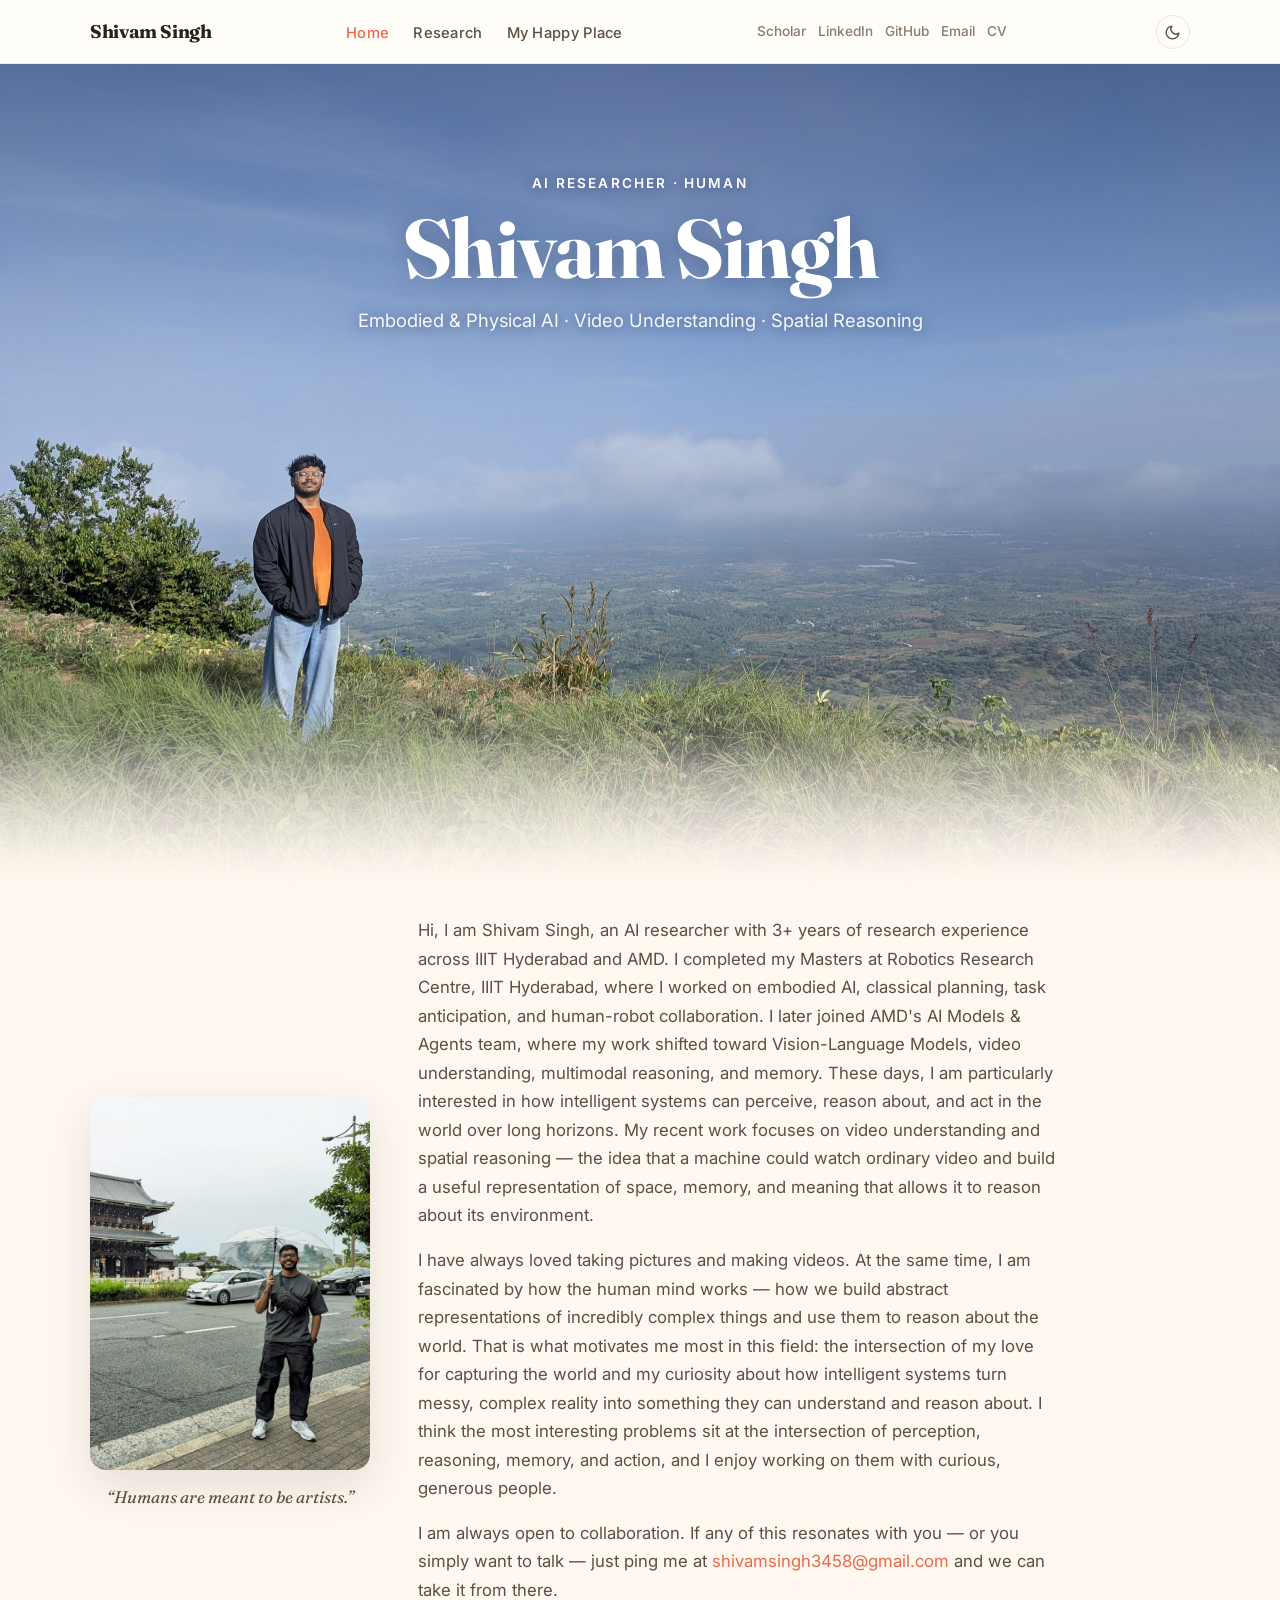
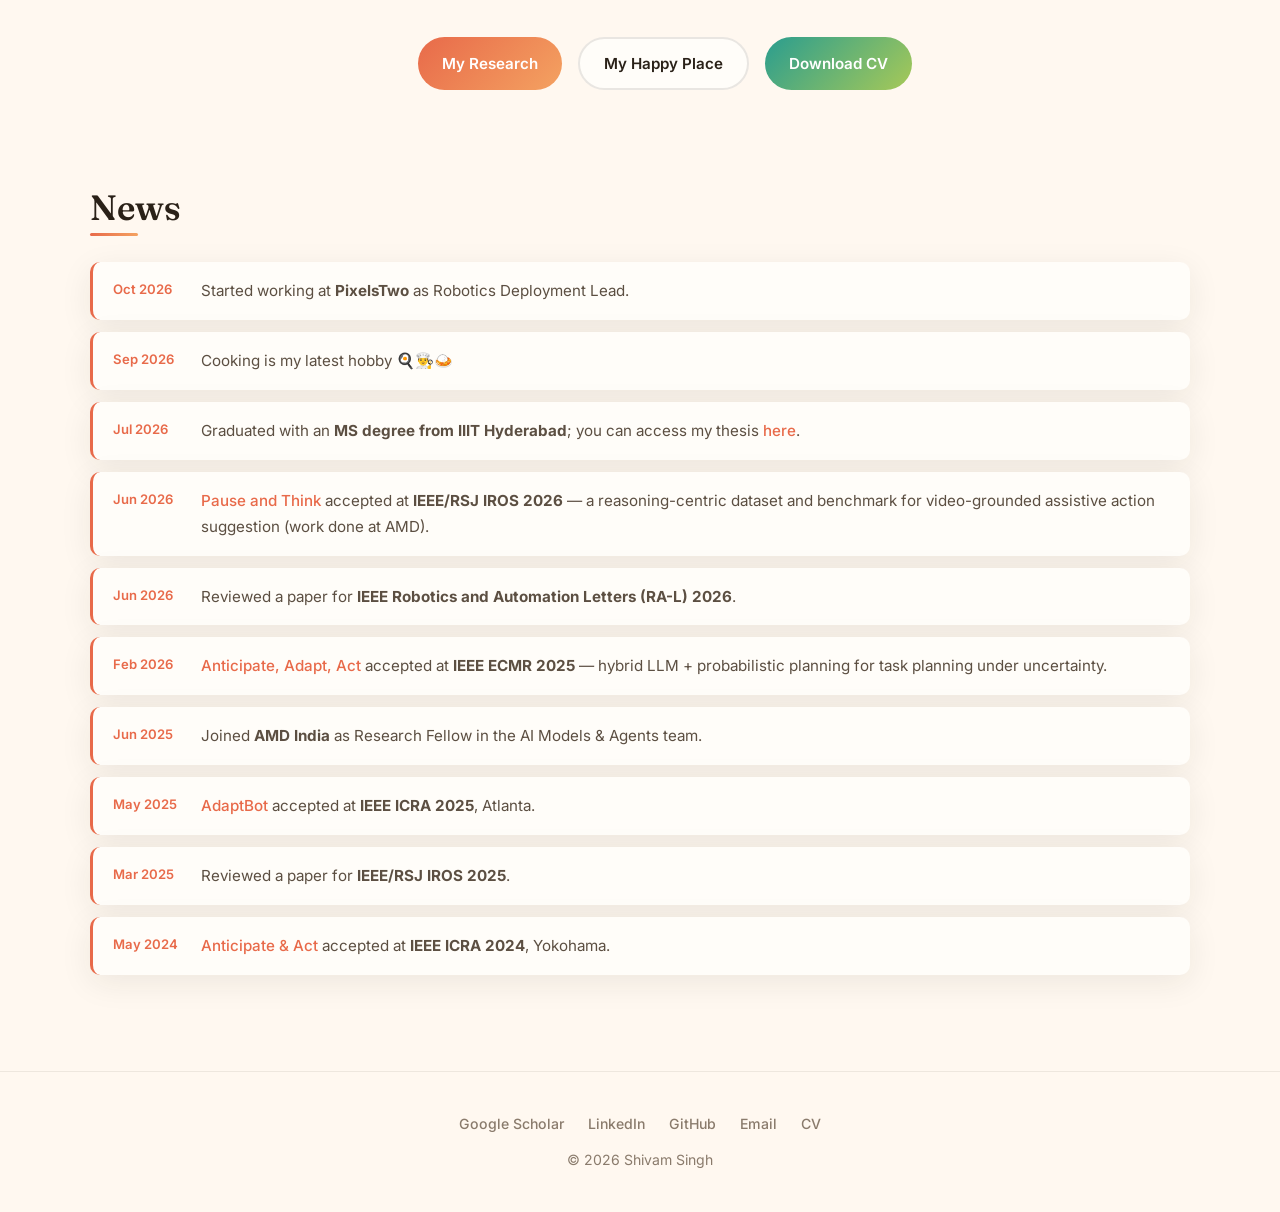
<file: index.html>
<!DOCTYPE html>
<html lang="en">
<head>
  <meta charset="UTF-8">
  <meta name="viewport" content="width=device-width, initial-scale=1.0">
  <title>Shivam Singh</title>
  <link rel="icon" href="favicon.ico" sizes="any">
  <link rel="icon" type="image/png" sizes="32x32" href="assets/img/icon/favicon-32.png">
  <link rel="icon" type="image/png" sizes="192x192" href="assets/img/icon/favicon-192.png">
  <link rel="apple-touch-icon" href="assets/img/icon/apple-touch-icon.png">
  <meta name="description" content="Shivam Singh — Research Fellow at AMD India. Embodied AI, video understanding, and spatial reasoning from monocular RGB video.">
  <link rel="preconnect" href="https://fonts.googleapis.com">
  <link rel="preconnect" href="https://fonts.gstatic.com" crossorigin>
  <link href="https://fonts.googleapis.com/css2?family=Fraunces:opsz,wght@9..144,400;9..144,600;9..144,700&family=Inter:wght@400;500;600;700&display=swap" rel="stylesheet">
  <link rel="stylesheet" href="assets/css/style.css?v=3">
  <script src="assets/js/theme-init.js"></script>
  <script src="assets/js/analytics.js"></script>
</head>
<body class="has-cover">

<nav class="site-nav">
  <div class="nav-inner">
    <a href="index.html" class="nav-brand">Shivam Singh</a>
    <button class="nav-toggle" aria-label="Toggle menu"><span></span><span></span><span></span></button>
    <ul class="nav-links">
      <li><a href="index.html" class="active">Home</a></li>
      <li><a href="research.html">Research</a></li>
      <li><a href="interests.html">My Happy Place</a></li>
    </ul>
    <div class="nav-social">
      <a href="https://scholar.google.com/citations?user=Wcn55lQAAAAJ&hl=en" target="_blank" rel="noopener">Scholar</a>
      <a href="https://www.linkedin.com/in/sssshivvvv/" target="_blank" rel="noopener">LinkedIn</a>
      <a href="https://github.com/sssshivvvv" target="_blank" rel="noopener">GitHub</a>
      <a href="mailto:shivamsingh3458@gmail.com">Email</a>
      <a href="assets/cv/shivam_resume_oct.pdf?v=12" target="_blank">CV</a>
    </div>
    <button class="theme-toggle" type="button" aria-label="Toggle dark mode" title="Toggle dark mode" aria-pressed="false">
      <svg class="icon-moon" viewBox="0 0 24 24" fill="none" stroke="currentColor" stroke-width="2" stroke-linecap="round" stroke-linejoin="round" aria-hidden="true"><path d="M21 12.79A9 9 0 1 1 11.21 3 7 7 0 0 0 21 12.79z"/></svg>
      <svg class="icon-sun" viewBox="0 0 24 24" fill="none" stroke="currentColor" stroke-width="2" stroke-linecap="round" stroke-linejoin="round" aria-hidden="true"><circle cx="12" cy="12" r="4"/><path d="M12 2v2M12 20v2M4.93 4.93l1.41 1.41M17.66 17.66l1.41 1.41M2 12h2M20 12h2M4.93 19.07l1.41-1.41M17.66 6.34l1.41-1.41"/></svg>
    </button>
  </div>
</nav>

<header class="cover">
  <img src="assets/img/me/cover-makalidurga.jpg" alt="Shivam standing on a grassy hilltop at Makalidurga, above a misty valley" loading="eager">
  <div class="cover-scrim"></div>
  <div class="cover-text">
    <div class="container">
      <p class="cover-kicker">AI Researcher &middot; Human</p>
      <h1 class="cover-name">Shivam Singh</h1>
      <p class="cover-sub">Embodied &amp; Physical AI &middot; Video Understanding &middot; Spatial Reasoning</p>
    </div>
  </div>
</header>

<section class="hero">
  <div class="container hero-grid">
    <figure class="hero-portrait">
      <img src="assets/img/me/01-pxl-20240519-013119929.jpg" alt="Shivam Singh" class="hero-photo" loading="eager">
      <figcaption class="hero-quote">&ldquo;Humans are meant to be artists.&rdquo;</figcaption>
    </figure>
    <div>
      <p class="hero-bio">
        Hi, I am Shivam Singh, an AI researcher with 3+ years of research experience across IIIT Hyderabad and AMD. I completed my Masters at Robotics Research Centre, IIIT Hyderabad, where I worked on embodied AI, classical planning, task anticipation, and human-robot collaboration. I later joined AMD's AI Models & Agents team, where my work shifted toward Vision-Language Models, video understanding, multimodal reasoning, and memory.

        These days, I am particularly interested in how intelligent systems can perceive, reason about, and act in the world over long horizons. My recent work focuses on video understanding and spatial reasoning — the idea that a machine could watch ordinary video and build a useful representation of space, memory, and meaning that allows it to reason about its environment.
      </p>
      <p class="hero-bio" style="margin-top:1rem;">
        I have always loved taking pictures and making videos. At the same time, I am fascinated by how the human mind works — how we build abstract representations of incredibly complex things and use them to reason about the world. That is what motivates me most in this field: the intersection of my love for capturing the world and my curiosity about how intelligent systems turn messy, complex reality into something they can understand and reason about.

        I think the most interesting problems sit at the intersection of perception, reasoning, memory, and action, and I enjoy working on them with curious, generous people.
      </p>
      <p class="hero-bio" style="margin-top:1rem;">
        I am always open to collaboration. If any of this resonates with you — or you simply want to talk —
        just ping me at <a href="mailto:shivamsingh3458@gmail.com">shivamsingh3458@gmail.com</a> and we can take it from there.
      </p>
      <div class="btn-row">
        <a href="research.html" class="btn btn-primary">My Research</a>
        <a href="interests.html" class="btn btn-secondary">My Happy Place</a>
        <a href="assets/cv/shivam_resume_oct.pdf?v=12" class="btn btn-accent" target="_blank">Download CV</a>
      </div>
    </div>
  </div>
</section>

<section class="section">
  <div class="container">
    <div class="section-header"><h2>News</h2></div>
    <ul class="news-list">
      <li class="news-item">
        <span class="news-date">Oct 2026</span>
        <span class="news-text">Started working at <strong>PixelsTwo</strong> as Robotics Deployment Lead.</span>
      </li>
      <li class="news-item">
        <span class="news-date">Sep 2026</span>
        <span class="news-text">Cooking is my latest hobby 🍳👨‍🍳🍛</span>
      </li>
      <li class="news-item">
        <span class="news-date">Jul 2026</span>
        <span class="news-text">Graduated with an <strong>MS degree from IIIT Hyderabad</strong>; you can access my thesis <a href="https://drive.google.com/file/d/1TKPF6Usnz-siDKdLVJIscwOFVM5uweR3/view?usp=sharing" target="_blank" rel="noopener">here</a>.</span>
      </li>
      <li class="news-item">
        <span class="news-date">Jun 2026</span>
        <span class="news-text"><a href="https://arxiv.org/abs/2606.00616" target="_blank" rel="noopener">Pause and Think</a> accepted at <strong>IEEE/RSJ IROS 2026</strong> — a reasoning-centric dataset and benchmark for video-grounded assistive action suggestion (work done at AMD).</span>
      </li>
      <li class="news-item">
        <span class="news-date">Jun 2026</span>
        <span class="news-text">Reviewed a paper for <strong>IEEE Robotics and Automation Letters (RA-L) 2026</strong>.</span>
      </li>
      <li class="news-item">
        <span class="news-date">Feb 2026</span>
        <span class="news-text"><a href="https://arxiv.org/abs/2602.19518" target="_blank" rel="noopener">Anticipate, Adapt, Act</a> accepted at <strong>IEEE ECMR 2025</strong> — hybrid LLM + probabilistic planning for task planning under uncertainty.</span>
      </li>
      <li class="news-item">
        <span class="news-date">Jun 2025</span>
        <span class="news-text">Joined <strong>AMD India</strong> as Research Fellow in the AI Models &amp; Agents team.</span>
      </li>
      <!-- <li class="news-item">
        <span class="news-date">2025</span>
        <span class="news-text">Completed MS in ECE from <strong>IIIT Hyderabad</strong> (Robotics Research Centre).</span>
      </li> -->
      <li class="news-item">
        <span class="news-date">May 2025</span>
        <span class="news-text"><a href="https://arxiv.org/abs/2502.02067" target="_blank" rel="noopener">AdaptBot</a> accepted at <strong>IEEE ICRA 2025</strong>, Atlanta.</span>
      </li>
      <li class="news-item">
        <span class="news-date">Mar 2025</span>
        <span class="news-text">Reviewed a paper for <strong>IEEE/RSJ IROS 2025</strong>.</span>
      </li>
      <li class="news-item">
        <span class="news-date">May 2024</span>
        <span class="news-text"><a href="https://arxiv.org/abs/2502.02066" target="_blank" rel="noopener">Anticipate &amp; Act</a> accepted at <strong>IEEE ICRA 2024</strong>, Yokohama.</span>
      </li>
    </ul>
  </div>
</section>

<footer class="site-footer">
  <div class="container">
    <div class="footer-links">
      <a href="https://scholar.google.com/citations?user=Wcn55lQAAAAJ&hl=en" target="_blank" rel="noopener">Google Scholar</a>
      <a href="https://www.linkedin.com/in/sssshivvvv/" target="_blank" rel="noopener">LinkedIn</a>
      <a href="https://github.com/sssshivvvv" target="_blank" rel="noopener">GitHub</a>
      <a href="mailto:shivamsingh3458@gmail.com">Email</a>
      <a href="assets/cv/shivam_resume_oct.pdf?v=12" target="_blank">CV</a>
    </div>
    <p>&copy; 2026 Shivam Singh</p>
  </div>
</footer>

<script src="assets/js/main.js?v=3"></script>
</body>
</html>
</file>
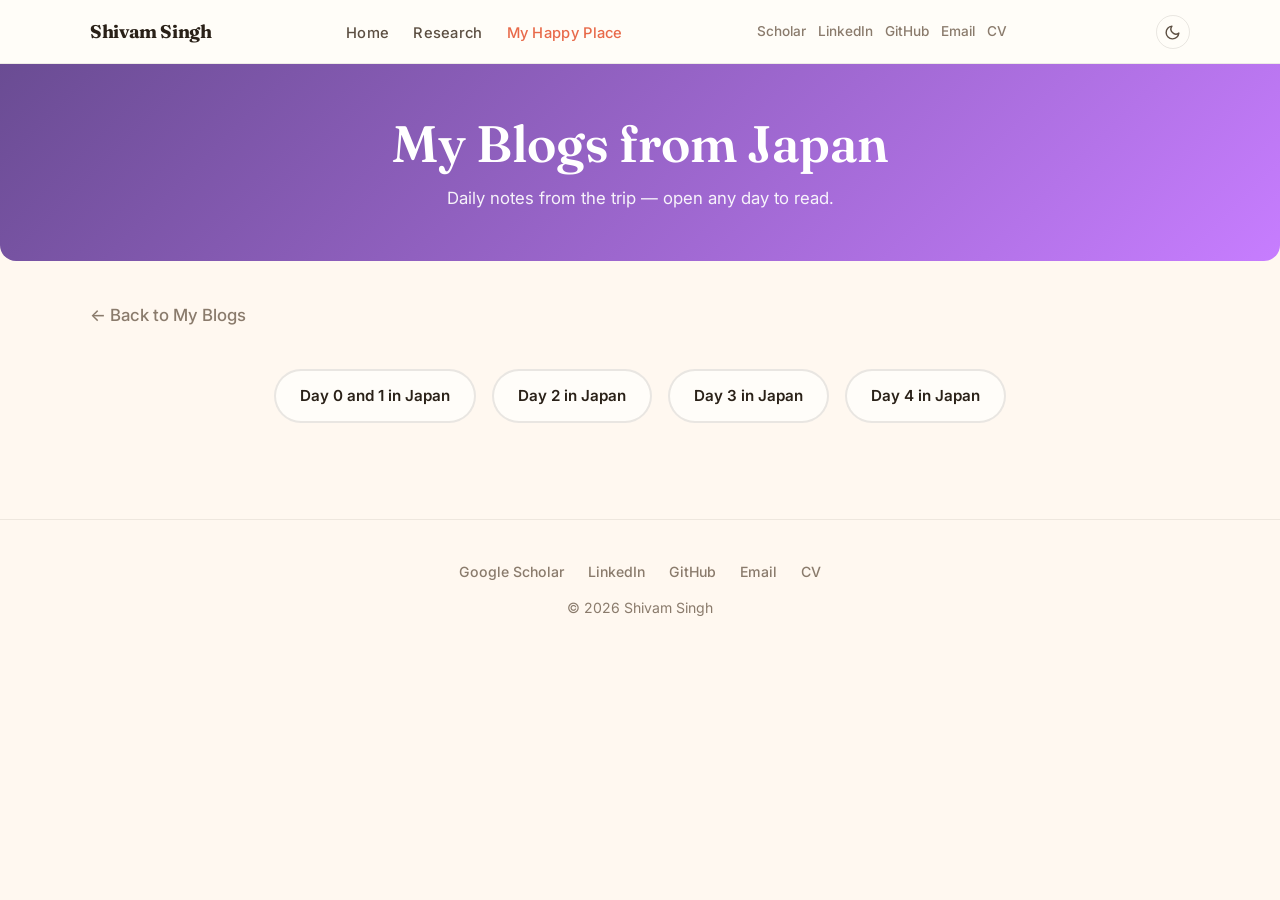
<file: blogs-japan.html>
<!DOCTYPE html>
<html lang="en">
<head>
  <meta charset="UTF-8">
  <meta name="viewport" content="width=device-width, initial-scale=1.0">
  <title>My Blogs from Japan — Shivam Singh</title>
  <link rel="icon" href="favicon.ico" sizes="any">
  <link rel="icon" type="image/png" sizes="32x32" href="assets/img/icon/favicon-32.png">
  <link rel="icon" type="image/png" sizes="192x192" href="assets/img/icon/favicon-192.png">
  <link rel="apple-touch-icon" href="assets/img/icon/apple-touch-icon.png">
  <meta name="description" content="Travel blog notes from Japan by Shivam Singh.">
  <link rel="preconnect" href="https://fonts.googleapis.com">
  <link rel="preconnect" href="https://fonts.gstatic.com" crossorigin>
  <link href="https://fonts.googleapis.com/css2?family=Fraunces:opsz,wght@9..144,400;9..144,600;9..144,700&family=Inter:wght@400;500;600;700&display=swap" rel="stylesheet">
  <link rel="stylesheet" href="assets/css/style.css?v=2">
  <script src="assets/js/theme-init.js"></script>
  <script src="assets/js/analytics.js"></script>
</head>
<body>

<nav class="site-nav">
  <div class="nav-inner">
    <a href="index.html" class="nav-brand">Shivam Singh</a>
    <button class="nav-toggle" aria-label="Toggle menu"><span></span><span></span><span></span></button>
    <ul class="nav-links">
      <li><a href="index.html">Home</a></li>
      <li><a href="research.html">Research</a></li>
      <li><a href="interests.html" class="active">My Happy Place</a></li>
    </ul>
    <div class="nav-social">
      <a href="https://scholar.google.com/citations?user=Wcn55lQAAAAJ&hl=en" target="_blank" rel="noopener">Scholar</a>
      <a href="https://www.linkedin.com/in/sssshivvvv/" target="_blank" rel="noopener">LinkedIn</a>
      <a href="https://github.com/sssshivvvv" target="_blank" rel="noopener">GitHub</a>
      <a href="mailto:shivamsingh3458@gmail.com">Email</a>
      <a href="assets/cv/shivam_resume_oct.pdf?v=12" target="_blank">CV</a>
    </div>
    <button class="theme-toggle" type="button" aria-label="Toggle dark mode" title="Toggle dark mode" aria-pressed="false">
      <svg class="icon-moon" viewBox="0 0 24 24" fill="none" stroke="currentColor" stroke-width="2" stroke-linecap="round" stroke-linejoin="round" aria-hidden="true"><path d="M21 12.79A9 9 0 1 1 11.21 3 7 7 0 0 0 21 12.79z"/></svg>
      <svg class="icon-sun" viewBox="0 0 24 24" fill="none" stroke="currentColor" stroke-width="2" stroke-linecap="round" stroke-linejoin="round" aria-hidden="true"><circle cx="12" cy="12" r="4"/><path d="M12 2v2M12 20v2M4.93 4.93l1.41 1.41M17.66 17.66l1.41 1.41M2 12h2M20 12h2M4.93 19.07l1.41-1.41M17.66 6.34l1.41-1.41"/></svg>
    </button>
  </div>
</nav>

<div class="interest-hero blog">
  <h1>My Blogs from Japan</h1>
  <p>Daily notes from the trip — open any day to read.</p>
</div>

<section class="section" style="padding-top:0;">
  <div class="container">
    <a href="blogs.html" class="back-link">&larr; Back to My Blogs</a>
    <div class="btn-row blog-links">
      <a href="https://drive.google.com/file/d/1ch4ncFeEqrZm7fSmAN1ZSWYhS6UYfhzO/view?usp=sharing" class="btn btn-secondary" target="_blank" rel="noopener">Day 0 and 1 in Japan</a>
      <a href="https://drive.google.com/file/d/1ydm1Wo2PhsGox3HO441lo8IfgYgfNcvf/view?usp=sharing" class="btn btn-secondary" target="_blank" rel="noopener">Day 2 in Japan</a>
      <a href="https://drive.google.com/file/d/1NjEeshYt_dcvfQ-IAbArn5zl0ap02qZo/view?usp=sharing" class="btn btn-secondary" target="_blank" rel="noopener">Day 3 in Japan</a>
      <a href="https://drive.google.com/file/d/1NefGF4puI3hDw5TmyJM6inzA-yGkaMoO/view?usp=sharing" class="btn btn-secondary" target="_blank" rel="noopener">Day 4 in Japan</a>
    </div>
  </div>
</section>

<footer class="site-footer">
  <div class="container">
    <div class="footer-links">
      <a href="https://scholar.google.com/citations?user=Wcn55lQAAAAJ&hl=en" target="_blank" rel="noopener">Google Scholar</a>
      <a href="https://www.linkedin.com/in/sssshivvvv/" target="_blank" rel="noopener">LinkedIn</a>
      <a href="https://github.com/sssshivvvv" target="_blank" rel="noopener">GitHub</a>
      <a href="mailto:shivamsingh3458@gmail.com">Email</a>
      <a href="assets/cv/shivam_resume_oct.pdf?v=12" target="_blank">CV</a>
    </div>
    <p>&copy; 2026 Shivam Singh</p>
  </div>
</footer>

<script src="assets/js/main.js?v=2"></script>
</body>
</html>
</file>
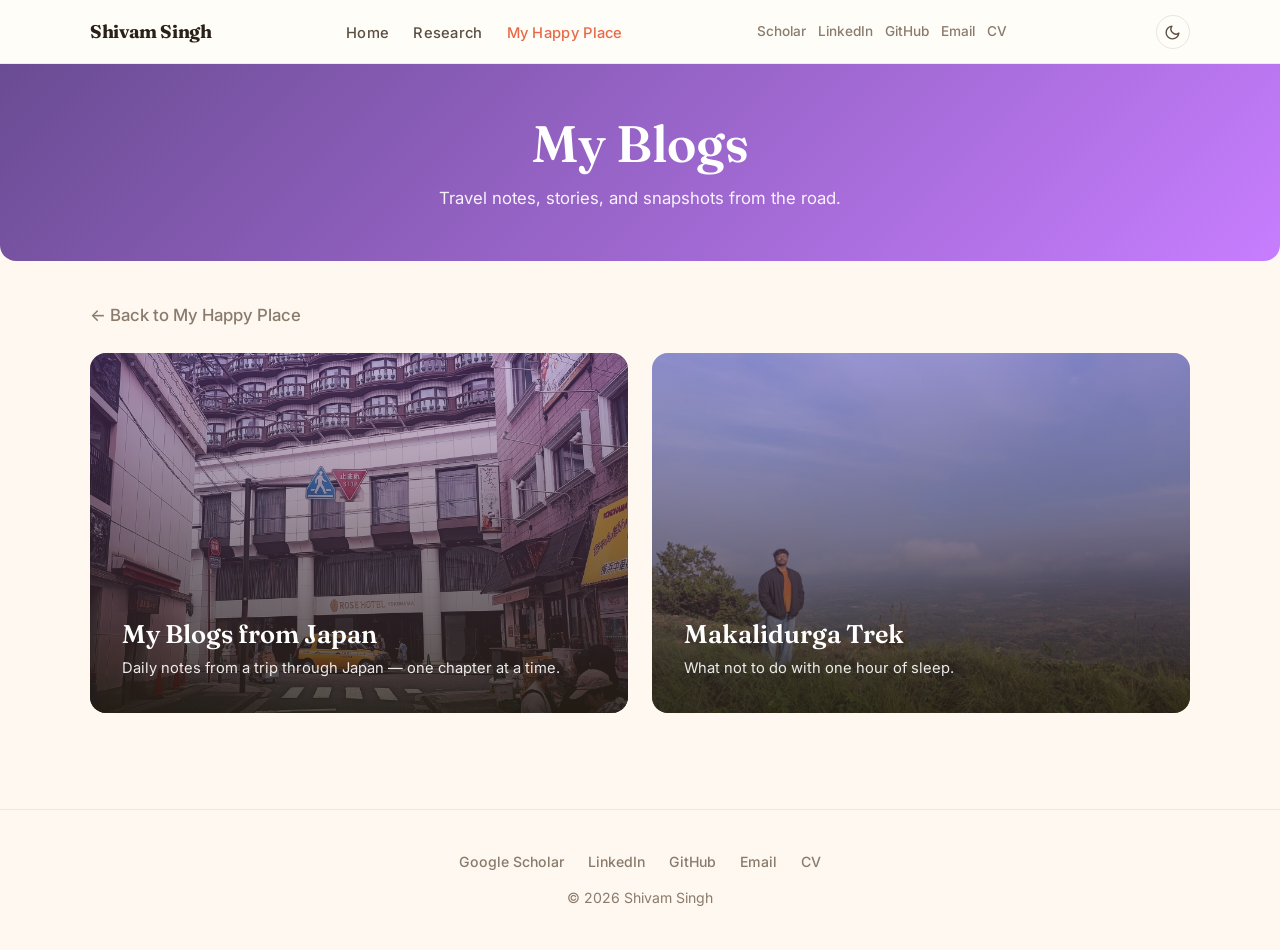
<file: blogs.html>
<!DOCTYPE html>
<html lang="en">
<head>
  <meta charset="UTF-8">
  <meta name="viewport" content="width=device-width, initial-scale=1.0">
  <title>My Blogs — Shivam Singh</title>
  <link rel="icon" href="favicon.ico" sizes="any">
  <link rel="icon" type="image/png" sizes="32x32" href="assets/img/icon/favicon-32.png">
  <link rel="icon" type="image/png" sizes="192x192" href="assets/img/icon/favicon-192.png">
  <link rel="apple-touch-icon" href="assets/img/icon/apple-touch-icon.png">
  <meta name="description" content="Travel notes and stories from Shivam Singh.">
  <link rel="preconnect" href="https://fonts.googleapis.com">
  <link rel="preconnect" href="https://fonts.gstatic.com" crossorigin>
  <link href="https://fonts.googleapis.com/css2?family=Fraunces:opsz,wght@9..144,400;9..144,600;9..144,700&family=Inter:wght@400;500;600;700&display=swap" rel="stylesheet">
  <link rel="stylesheet" href="assets/css/style.css?v=2">
  <script src="assets/js/theme-init.js"></script>
  <script src="assets/js/analytics.js"></script>
</head>
<body>

<nav class="site-nav">
  <div class="nav-inner">
    <a href="index.html" class="nav-brand">Shivam Singh</a>
    <button class="nav-toggle" aria-label="Toggle menu"><span></span><span></span><span></span></button>
    <ul class="nav-links">
      <li><a href="index.html">Home</a></li>
      <li><a href="research.html">Research</a></li>
      <li><a href="interests.html" class="active">My Happy Place</a></li>
    </ul>
    <div class="nav-social">
      <a href="https://scholar.google.com/citations?user=Wcn55lQAAAAJ&hl=en" target="_blank" rel="noopener">Scholar</a>
      <a href="https://www.linkedin.com/in/sssshivvvv/" target="_blank" rel="noopener">LinkedIn</a>
      <a href="https://github.com/sssshivvvv" target="_blank" rel="noopener">GitHub</a>
      <a href="mailto:shivamsingh3458@gmail.com">Email</a>
      <a href="assets/cv/shivam_resume_oct.pdf?v=12" target="_blank">CV</a>
    </div>
    <button class="theme-toggle" type="button" aria-label="Toggle dark mode" title="Toggle dark mode" aria-pressed="false">
      <svg class="icon-moon" viewBox="0 0 24 24" fill="none" stroke="currentColor" stroke-width="2" stroke-linecap="round" stroke-linejoin="round" aria-hidden="true"><path d="M21 12.79A9 9 0 1 1 11.21 3 7 7 0 0 0 21 12.79z"/></svg>
      <svg class="icon-sun" viewBox="0 0 24 24" fill="none" stroke="currentColor" stroke-width="2" stroke-linecap="round" stroke-linejoin="round" aria-hidden="true"><circle cx="12" cy="12" r="4"/><path d="M12 2v2M12 20v2M4.93 4.93l1.41 1.41M17.66 17.66l1.41 1.41M2 12h2M20 12h2M4.93 19.07l1.41-1.41M17.66 6.34l1.41-1.41"/></svg>
    </button>
  </div>
</nav>

<div class="interest-hero blog">
  <h1>My Blogs</h1>
  <p>Travel notes, stories, and snapshots from the road.</p>
</div>

<!-- <section class="section" style="padding-top:0;">
  <div class="container">
    <a href="interests.html" class="back-link">&larr; Back to My Happy Place</a>
    <div class="interest-cards">
      <a href="blogs-japan.html" class="interest-card">
        <img src="assets/img/photography/02-img20240512102313.jpg" alt="My blogs from Japan" loading="lazy">
        <div class="interest-card-overlay grad-blog"></div>
        <div class="interest-card-content">
          <h2>My Blogs from Japan</h2>
          <p>Daily notes from a trip through Japan — one chapter at a time.</p>
        </div>
      </a>
    </div>
  </div>
</section>


<section class="section" style="padding-top:0;">
  <div class="container">
    <a href="interests.html" class="back-link">&larr; Back to My Happy Place</a>
    <div class="interest-cards">
      <a href="blogs-Makalidurga-Trek.html" class="interest-card">
        <img src="assets/img/blogs/makalidurga/3.jpeg" alt="My blogs from Japan" loading="lazy">
        <div class="interest-card-overlay grad-blog"></div>
        <div class="interest-card-content">
          <h2>Makalidurga Trek</h2>
          <p>What not to do with one hour of sleep.</p>
        </div>
      </a>
    </div>
  </div>
</section> -->



<section class="section" style="padding-top:0;">
  <div class="container">

    <a href="interests.html" class="back-link">&larr; Back to My Happy Place</a>

    <div class="interest-cards">

      <!-- Japan -->
      <a href="blogs-japan.html" class="interest-card">
        <img src="assets/img/photography/02-img20240512102313.jpg"
             alt="My blogs from Japan"
             loading="lazy">
        <div class="interest-card-overlay grad-blog"></div>
        <div class="interest-card-content">
          <h2>My Blogs from Japan</h2>
          <p>Daily notes from a trip through Japan — one chapter at a time.</p>
        </div>
      </a>

      <!-- Makalidurga -->
      <a href="blogs-Makalidurga-Trek.html" class="interest-card">
        <img src="assets/img/blogs/makalidurga/3.jpeg"
             alt="Makalidurga Trek"
             loading="lazy">
        <div class="interest-card-overlay grad-blog"></div>
        <div class="interest-card-content">
          <h2>Makalidurga Trek</h2>
          <p>What not to do with one hour of sleep.</p>
        </div>
      </a>

    </div>
  </div>
</section>

<footer class="site-footer">
  <div class="container">
    <div class="footer-links">
      <a href="https://scholar.google.com/citations?user=Wcn55lQAAAAJ&hl=en" target="_blank" rel="noopener">Google Scholar</a>
      <a href="https://www.linkedin.com/in/sssshivvvv/" target="_blank" rel="noopener">LinkedIn</a>
      <a href="https://github.com/sssshivvvv" target="_blank" rel="noopener">GitHub</a>
      <a href="mailto:shivamsingh3458@gmail.com">Email</a>
      <a href="assets/cv/shivam_resume_oct.pdf?v=12" target="_blank">CV</a>
    </div>
    <p>&copy; 2026 Shivam Singh</p>
  </div>
</footer>

<script src="assets/js/main.js?v=2"></script>
</body>
</html>
</file>
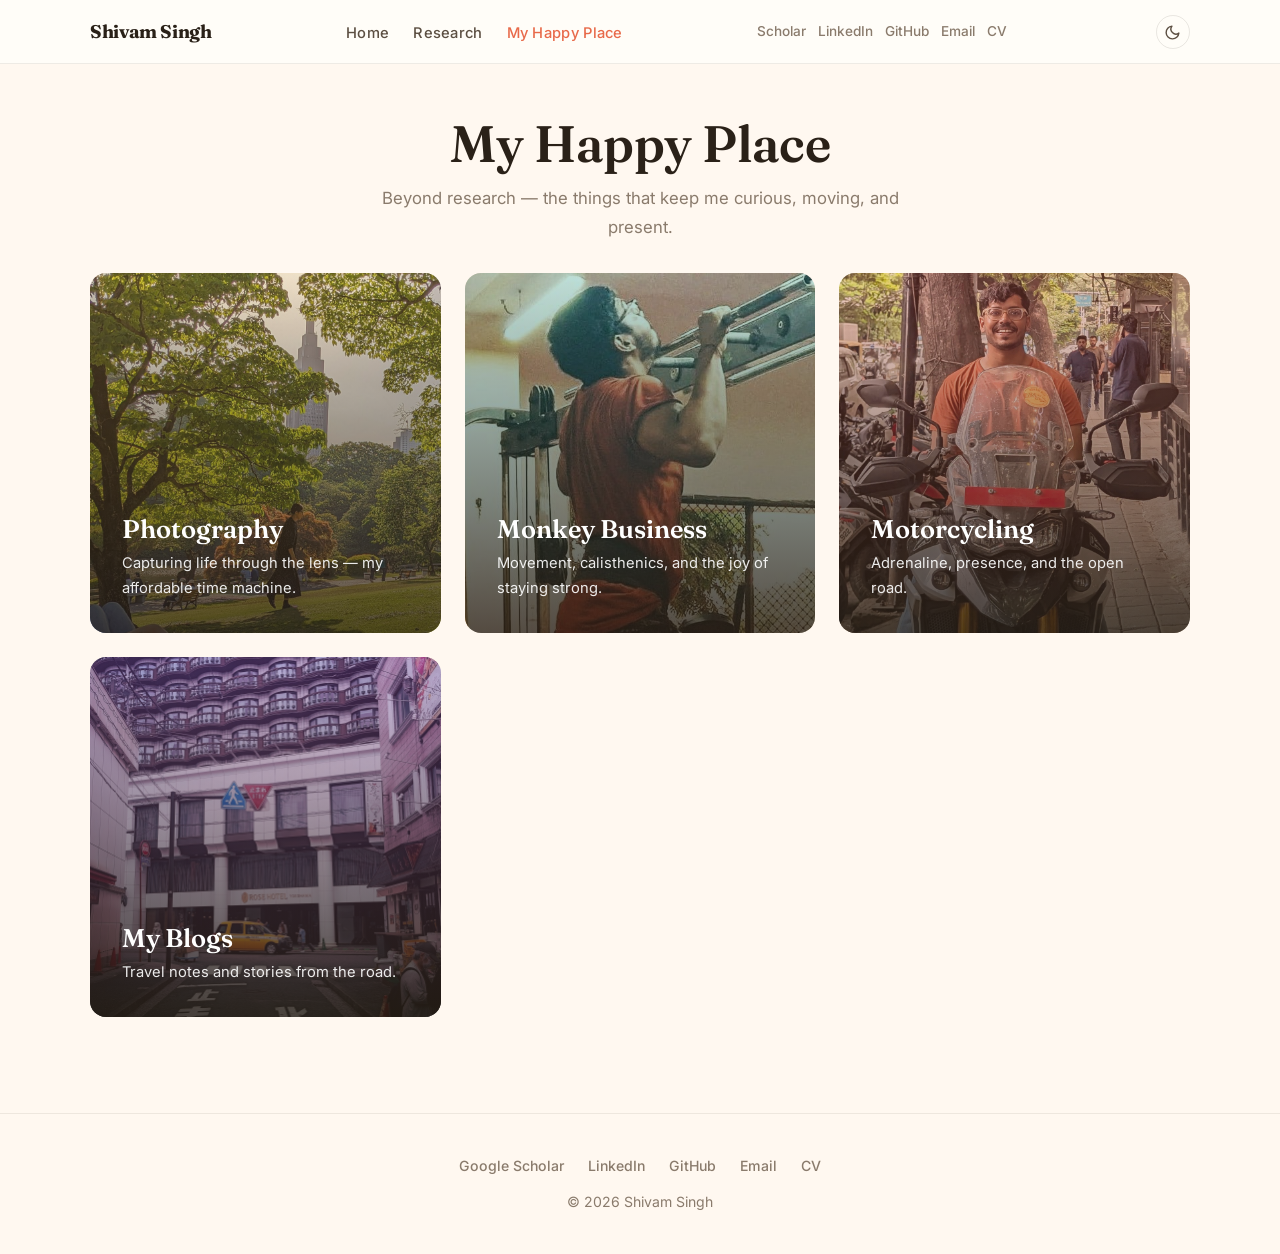
<file: interests.html>
<!DOCTYPE html>
<html lang="en">
<head>
  <meta charset="UTF-8">
  <meta name="viewport" content="width=device-width, initial-scale=1.0">
  <title>My Happy Place — Shivam Singh</title>
  <link rel="icon" href="favicon.ico" sizes="any">
  <link rel="icon" type="image/png" sizes="32x32" href="assets/img/icon/favicon-32.png">
  <link rel="icon" type="image/png" sizes="192x192" href="assets/img/icon/favicon-192.png">
  <link rel="apple-touch-icon" href="assets/img/icon/apple-touch-icon.png">
  <meta name="description" content="Shivam Singh's happy place — photography, calisthenics, motorcycling, and travel blogs.">
  <link rel="preconnect" href="https://fonts.googleapis.com">
  <link rel="preconnect" href="https://fonts.gstatic.com" crossorigin>
  <link href="https://fonts.googleapis.com/css2?family=Fraunces:opsz,wght@9..144,400;9..144,600;9..144,700&family=Inter:wght@400;500;600;700&display=swap" rel="stylesheet">
  <link rel="stylesheet" href="assets/css/style.css?v=2">
  <script src="assets/js/theme-init.js"></script>
  <script src="assets/js/analytics.js"></script>
</head>
<body>

<nav class="site-nav">
  <div class="nav-inner">
    <a href="index.html" class="nav-brand">Shivam Singh</a>
    <button class="nav-toggle" aria-label="Toggle menu"><span></span><span></span><span></span></button>
    <ul class="nav-links">
      <li><a href="index.html">Home</a></li>
      <li><a href="research.html">Research</a></li>
      <li><a href="interests.html" class="active">My Happy Place</a></li>
    </ul>
    <div class="nav-social">
      <a href="https://scholar.google.com/citations?user=Wcn55lQAAAAJ&hl=en" target="_blank" rel="noopener">Scholar</a>
      <a href="https://www.linkedin.com/in/sssshivvvv/" target="_blank" rel="noopener">LinkedIn</a>
      <a href="https://github.com/sssshivvvv" target="_blank" rel="noopener">GitHub</a>
      <a href="mailto:shivamsingh3458@gmail.com">Email</a>
      <a href="assets/cv/shivam_resume_oct.pdf?v=12" target="_blank">CV</a>
    </div>
    <button class="theme-toggle" type="button" aria-label="Toggle dark mode" title="Toggle dark mode" aria-pressed="false">
      <svg class="icon-moon" viewBox="0 0 24 24" fill="none" stroke="currentColor" stroke-width="2" stroke-linecap="round" stroke-linejoin="round" aria-hidden="true"><path d="M21 12.79A9 9 0 1 1 11.21 3 7 7 0 0 0 21 12.79z"/></svg>
      <svg class="icon-sun" viewBox="0 0 24 24" fill="none" stroke="currentColor" stroke-width="2" stroke-linecap="round" stroke-linejoin="round" aria-hidden="true"><circle cx="12" cy="12" r="4"/><path d="M12 2v2M12 20v2M4.93 4.93l1.41 1.41M17.66 17.66l1.41 1.41M2 12h2M20 12h2M4.93 19.07l1.41-1.41M17.66 6.34l1.41-1.41"/></svg>
    </button>
  </div>
</nav>

<div class="page-header">
  <div class="container">
    <h1>My Happy Place</h1>
    <p>Beyond research — the things that keep me curious, moving, and present.</p>
  </div>
</div>

<section class="section" style="padding-top:0;">
  <div class="container">
    <div class="interest-cards">

      <a href="photography.html" class="interest-card">
        <img src="assets/img/photography/06-pxl-20240518-072055865.jpg" alt="Photography" loading="lazy">
        <div class="interest-card-overlay grad-photo"></div>
        <div class="interest-card-content">
          <h2>Photography</h2>
          <p>Capturing life through the lens — my affordable time machine.</p>
        </div>
      </a>

      <a href="monkey-business.html" class="interest-card">
        <img src="assets/img/monkey/02-img-20240625-114409-475.jpg" alt="Monkey Business — calisthenics" loading="lazy">
        <div class="interest-card-overlay grad-monkey"></div>
        <div class="interest-card-content">
          <h2>Monkey Business</h2>
          <p>Movement, calisthenics, and the joy of staying strong.</p>
        </div>
      </a>

      <a href="motorcycling.html" class="interest-card">
        <img src="assets/img/moto/triumph.jpg" alt="Motorcycling" loading="lazy">
        <div class="interest-card-overlay grad-moto"></div>
        <div class="interest-card-content">
          <h2>Motorcycling</h2>
          <p>Adrenaline, presence, and the open road.</p>
        </div>
      </a>

      <a href="blogs.html" class="interest-card">
        <img src="assets/img/photography/02-img20240512102313.jpg" alt="My Blogs" loading="lazy">
        <div class="interest-card-overlay grad-blog"></div>
        <div class="interest-card-content">
          <h2>My Blogs</h2>
          <p>Travel notes and stories from the road.</p>
        </div>
      </a>

    </div>
  </div>
</section>

<footer class="site-footer">
  <div class="container">
    <div class="footer-links">
      <a href="https://scholar.google.com/citations?user=Wcn55lQAAAAJ&hl=en" target="_blank" rel="noopener">Google Scholar</a>
      <a href="https://www.linkedin.com/in/sssshivvvv/" target="_blank" rel="noopener">LinkedIn</a>
      <a href="https://github.com/sssshivvvv" target="_blank" rel="noopener">GitHub</a>
      <a href="mailto:shivamsingh3458@gmail.com">Email</a>
      <a href="assets/cv/shivam_resume_oct.pdf?v=12" target="_blank">CV</a>
    </div>
    <p>&copy; 2026 Shivam Singh</p>
  </div>
</footer>

<script src="assets/js/main.js?v=2"></script>
</body>
</html>
</file>
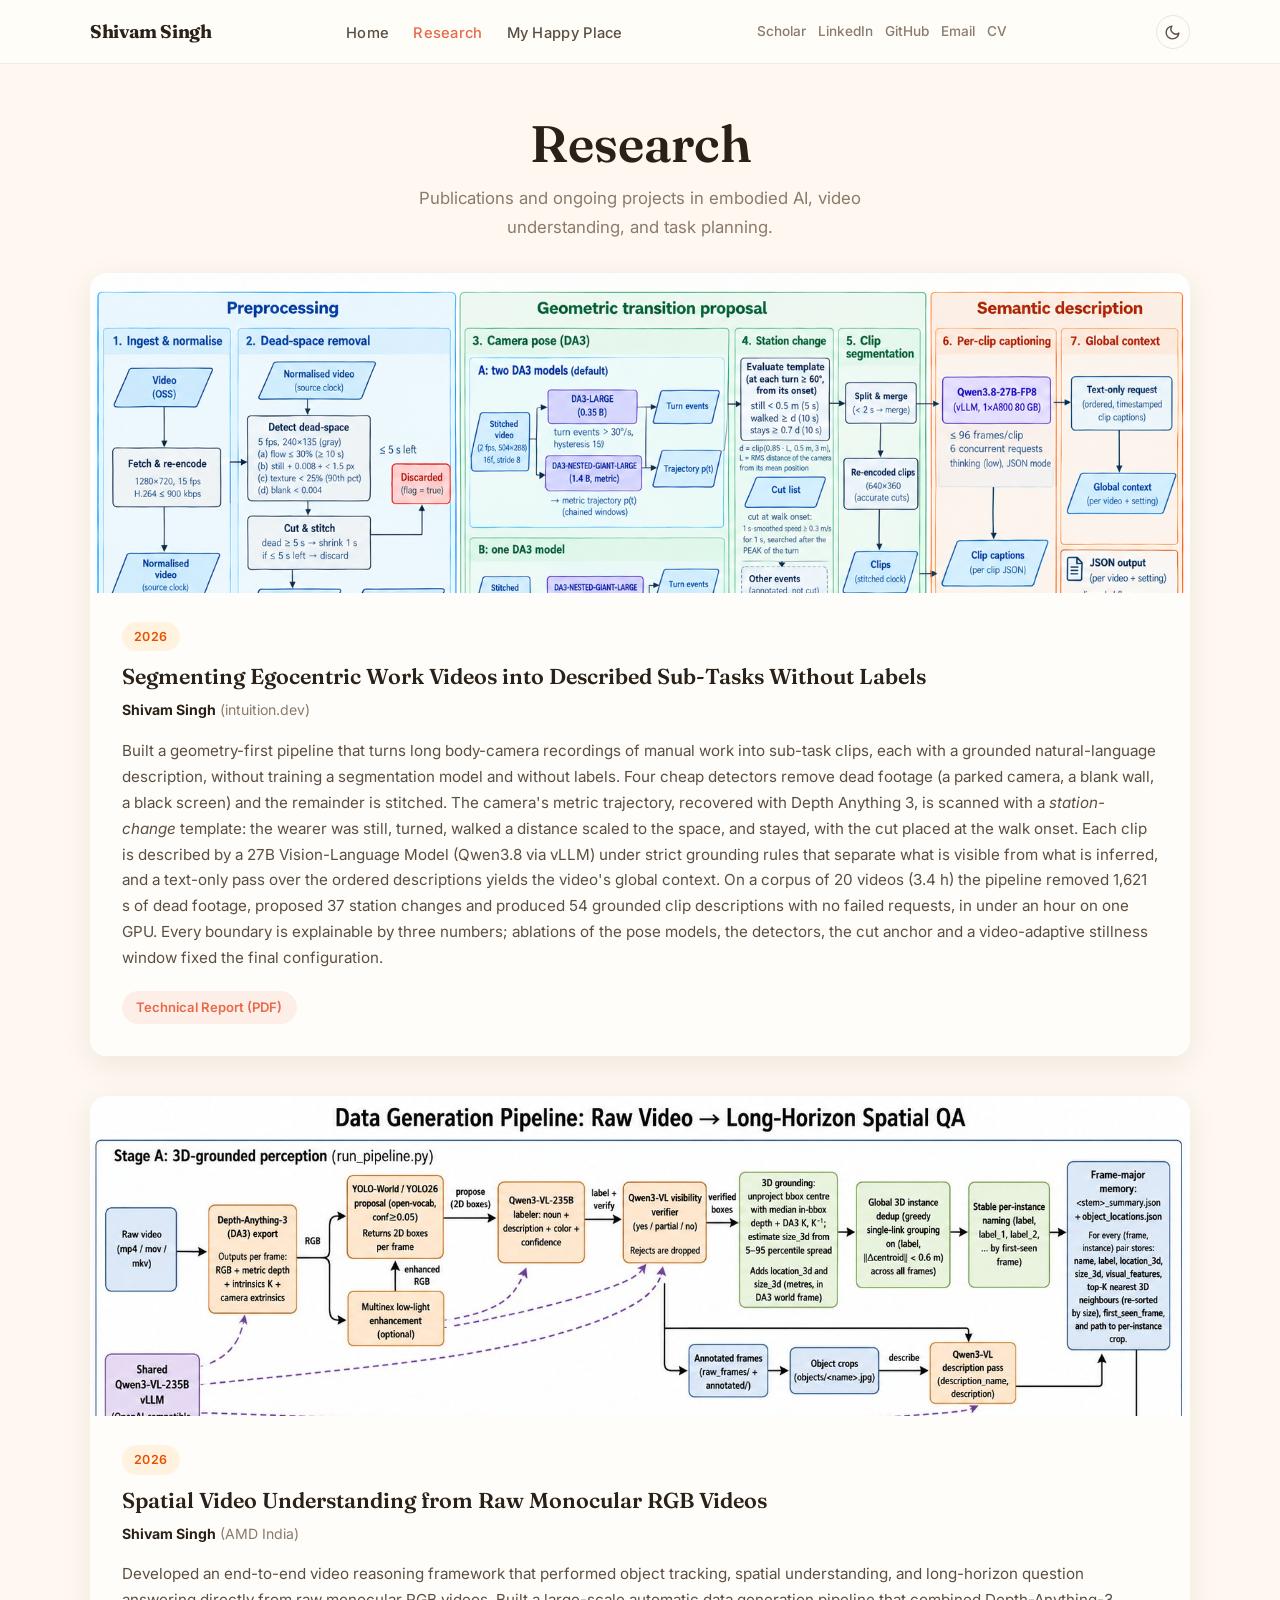
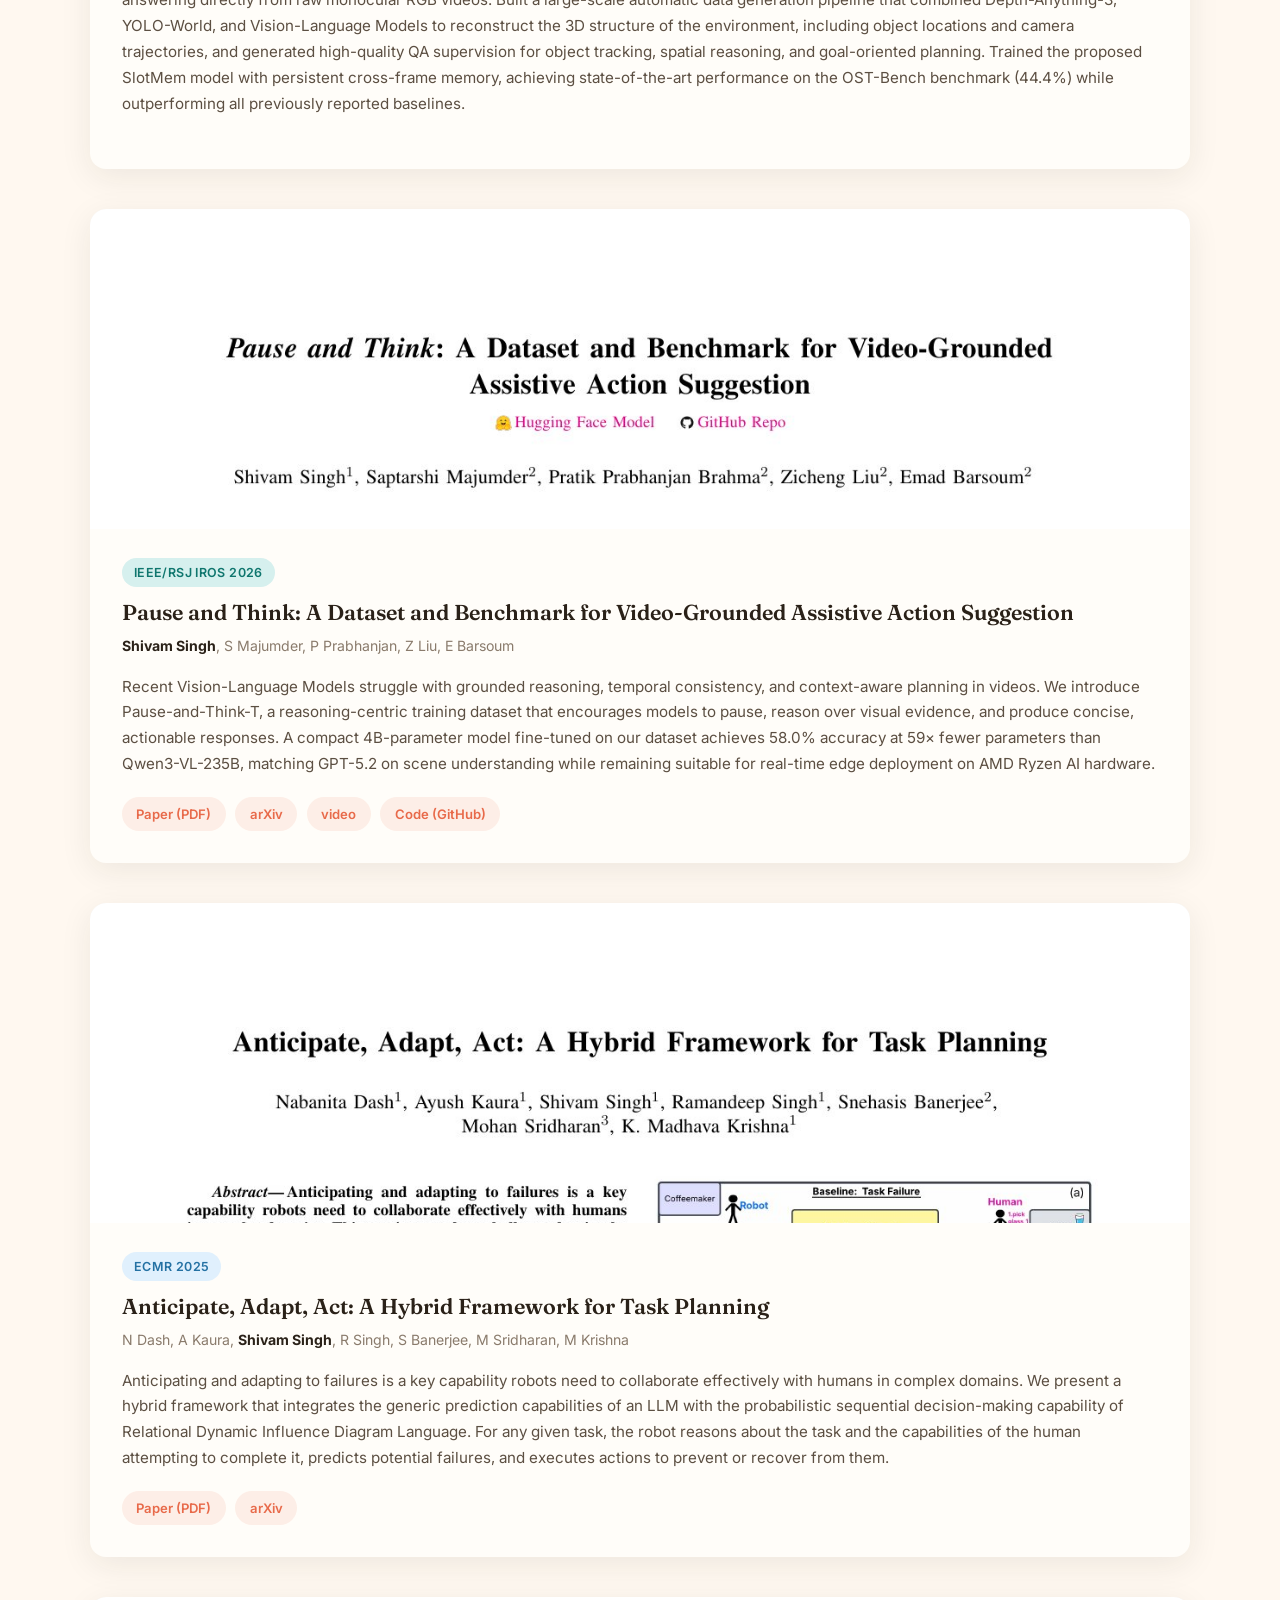
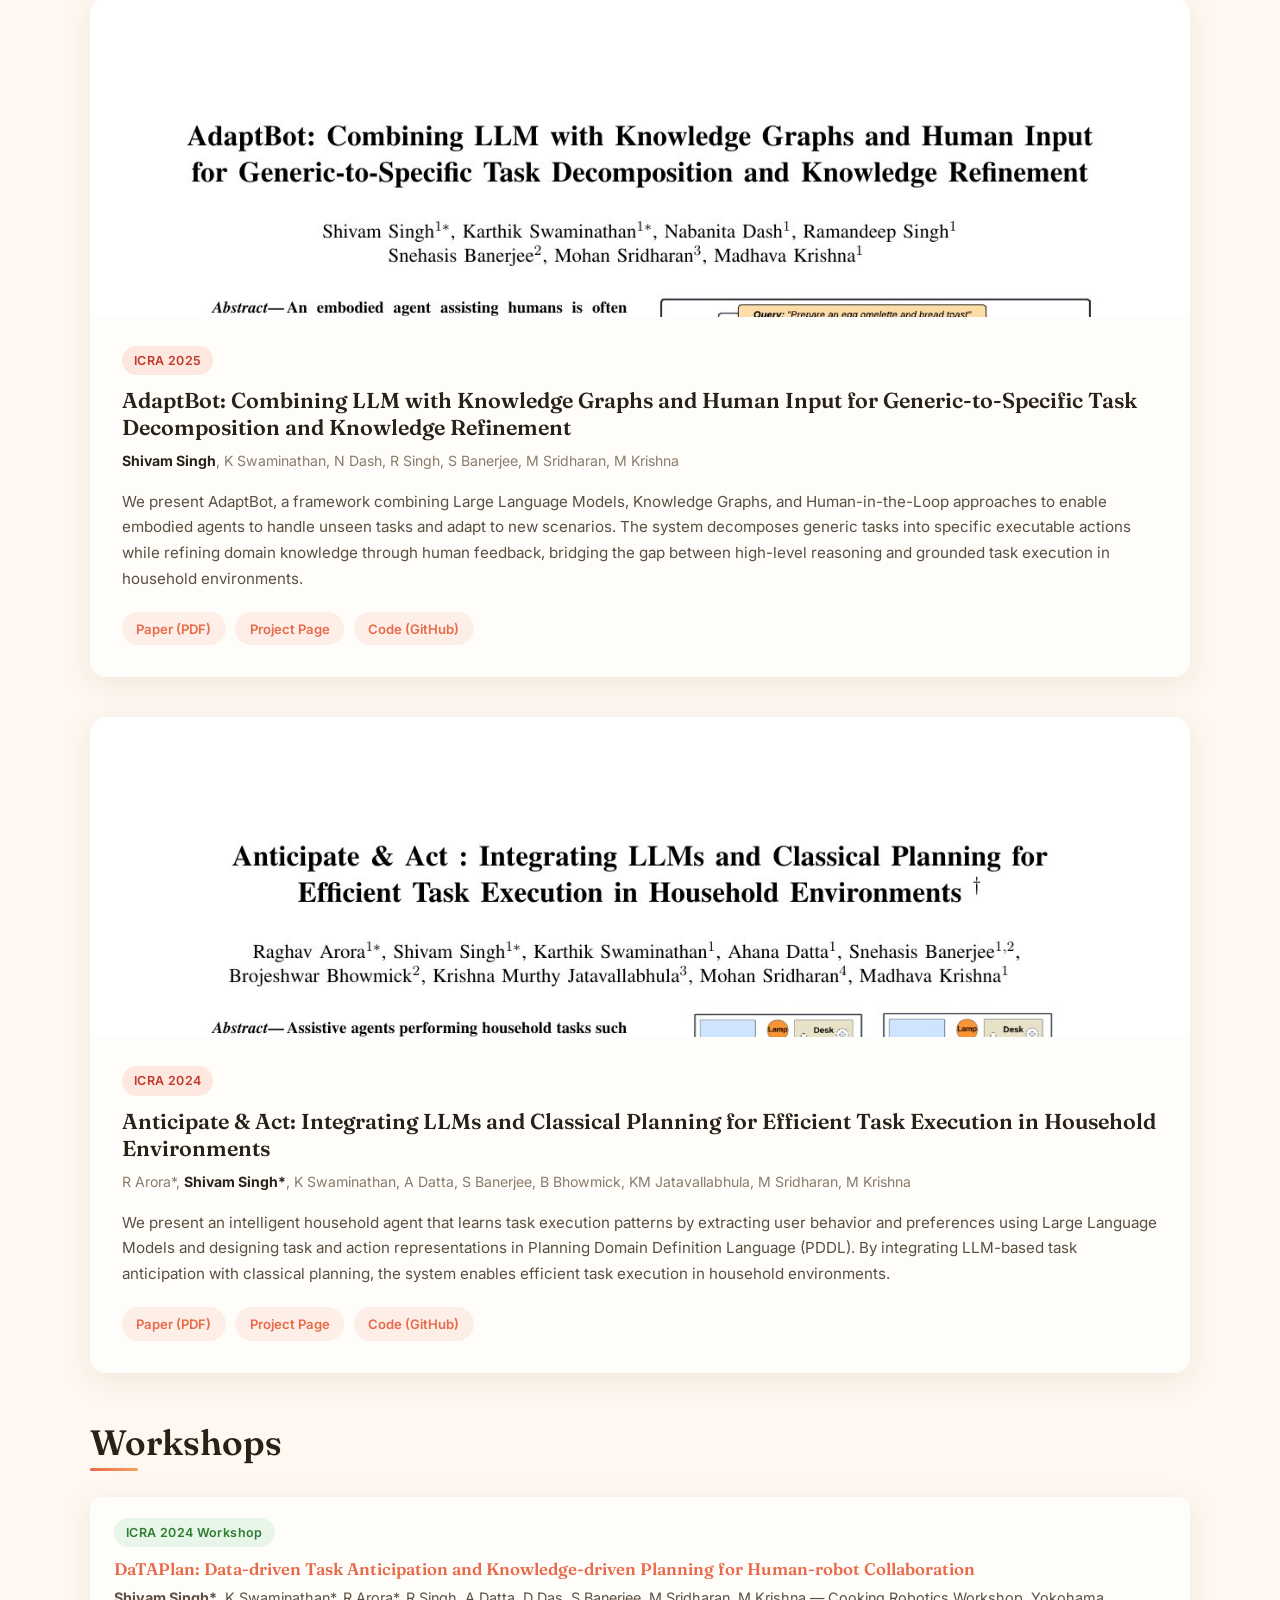
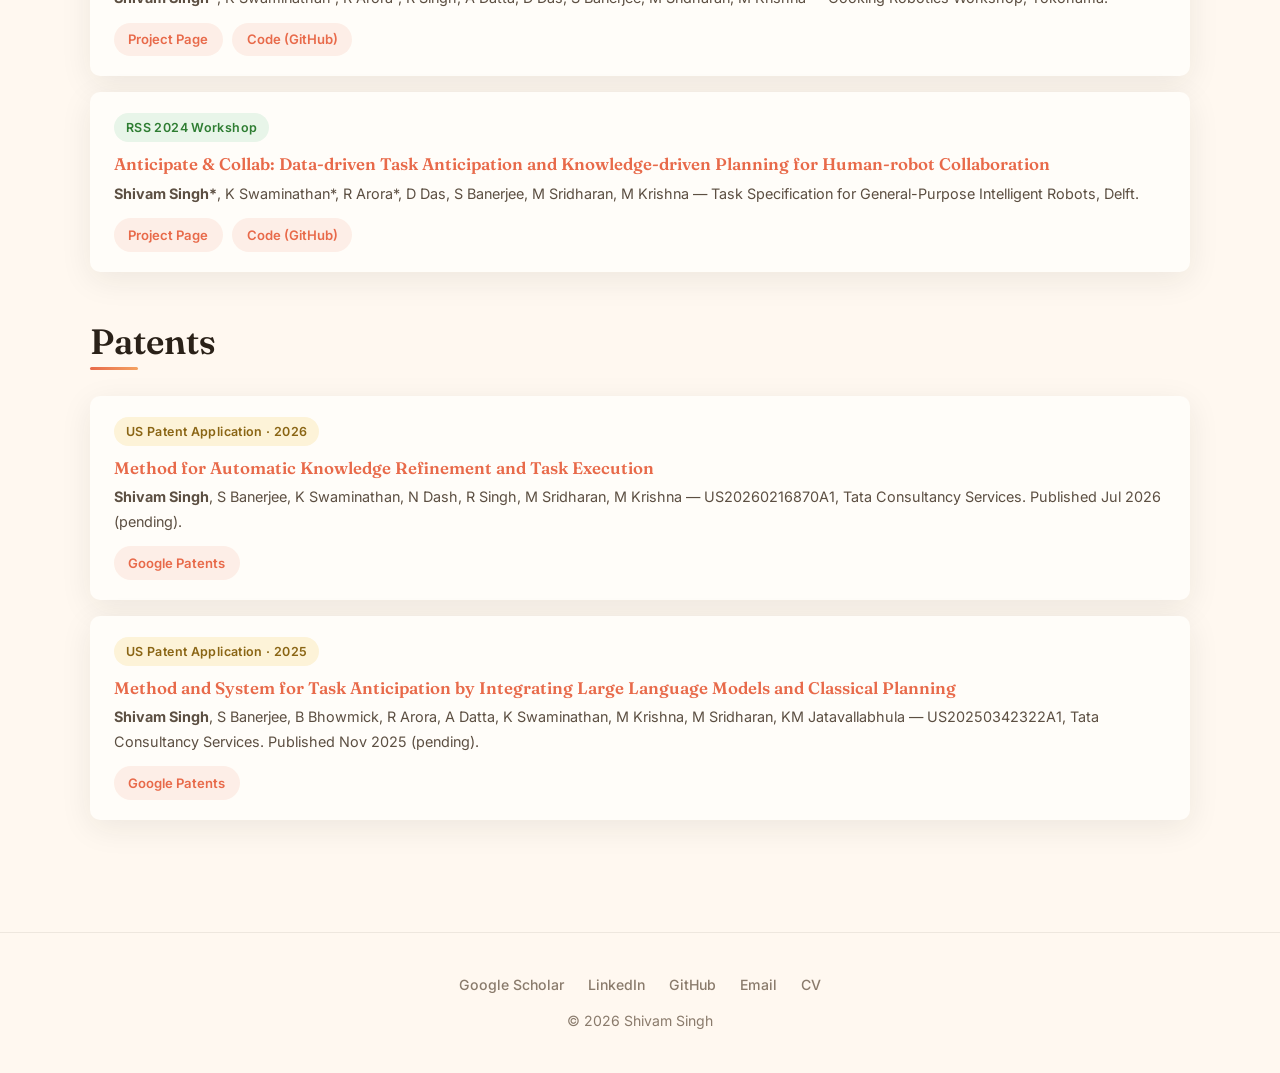
<file: research.html>
<!DOCTYPE html>
<html lang="en">
<head>
  <meta charset="UTF-8">
  <meta name="viewport" content="width=device-width, initial-scale=1.0">
  <title>Research — Shivam Singh</title>
  <link rel="icon" href="favicon.ico" sizes="any">
  <link rel="icon" type="image/png" sizes="32x32" href="assets/img/icon/favicon-32.png">
  <link rel="icon" type="image/png" sizes="192x192" href="assets/img/icon/favicon-192.png">
  <link rel="apple-touch-icon" href="assets/img/icon/apple-touch-icon.png">
  <meta name="description" content="Research publications and projects by Shivam Singh — embodied AI, video understanding, and task planning.">
  <link rel="preconnect" href="https://fonts.googleapis.com">
  <link rel="preconnect" href="https://fonts.gstatic.com" crossorigin>
  <link href="https://fonts.googleapis.com/css2?family=Fraunces:opsz,wght@9..144,400;9..144,600;9..144,700&family=Inter:wght@400;500;600;700&display=swap" rel="stylesheet">
  <link rel="stylesheet" href="assets/css/style.css?v=3">
  <script src="assets/js/theme-init.js"></script>
  <script src="assets/js/analytics.js"></script>
</head>
<body>

<nav class="site-nav">
  <div class="nav-inner">
    <a href="index.html" class="nav-brand">Shivam Singh</a>
    <button class="nav-toggle" aria-label="Toggle menu"><span></span><span></span><span></span></button>
    <ul class="nav-links">
      <li><a href="index.html">Home</a></li>
      <li><a href="research.html" class="active">Research</a></li>
      <li><a href="interests.html">My Happy Place</a></li>
    </ul>
    <div class="nav-social">
      <a href="https://scholar.google.com/citations?user=Wcn55lQAAAAJ&hl=en" target="_blank" rel="noopener">Scholar</a>
      <a href="https://www.linkedin.com/in/sssshivvvv/" target="_blank" rel="noopener">LinkedIn</a>
      <a href="https://github.com/sssshivvvv" target="_blank" rel="noopener">GitHub</a>
      <a href="mailto:shivamsingh3458@gmail.com">Email</a>
      <a href="assets/cv/shivam_resume_oct.pdf?v=12" target="_blank">CV</a>
    </div>
    <button class="theme-toggle" type="button" aria-label="Toggle dark mode" title="Toggle dark mode" aria-pressed="false">
      <svg class="icon-moon" viewBox="0 0 24 24" fill="none" stroke="currentColor" stroke-width="2" stroke-linecap="round" stroke-linejoin="round" aria-hidden="true"><path d="M21 12.79A9 9 0 1 1 11.21 3 7 7 0 0 0 21 12.79z"/></svg>
      <svg class="icon-sun" viewBox="0 0 24 24" fill="none" stroke="currentColor" stroke-width="2" stroke-linecap="round" stroke-linejoin="round" aria-hidden="true"><circle cx="12" cy="12" r="4"/><path d="M12 2v2M12 20v2M4.93 4.93l1.41 1.41M17.66 17.66l1.41 1.41M2 12h2M20 12h2M4.93 19.07l1.41-1.41M17.66 6.34l1.41-1.41"/></svg>
    </button>
  </div>
</nav>

<div class="page-header">
  <div class="container">
    <h1>Research</h1>
    <p>Publications and ongoing projects in embodied AI, video understanding, and task planning.</p>
  </div>
</div>

<section class="section" style="padding-top:0;">
  <div class="container">



    <!-- Egocentric work-video segmentation (intuition.dev) -->
    <article class="research-card">
      <img src="assets/img/research/pipeline.png" alt="Four-stage pipeline: ingest and dead-space removal, camera-pose transition proposal with Depth Anything 3, clip segmentation, and grounded Qwen3.8 captioning" class="research-teaser" loading="lazy">
      <div class="research-body">
        <span class="venue-badge badge-ongoing">2026</span>
        <h2 class="research-title">Segmenting Egocentric Work Videos into Described Sub-Tasks Without Labels</h2>
        <p class="research-authors"><strong>Shivam Singh</strong> (intuition.dev)</p>
        <p class="research-abstract">Built a geometry-first pipeline that turns long body-camera recordings of manual work into sub-task clips, each with a grounded natural-language description, without training a segmentation model and without labels. Four cheap detectors remove dead footage (a parked camera, a blank wall, a black screen) and the remainder is stitched. The camera's metric trajectory, recovered with Depth Anything 3, is scanned with a <em>station-change</em> template: the wearer was still, turned, walked a distance scaled to the space, and stayed, with the cut placed at the walk onset. Each clip is described by a 27B Vision-Language Model (Qwen3.8 via vLLM) under strict grounding rules that separate what is visible from what is inferred, and a text-only pass over the ordered descriptions yields the video's global context. On a corpus of 20 videos (3.4 h) the pipeline removed 1,621 s of dead footage, proposed 37 station changes and produced 54 grounded clip descriptions with no failed requests, in under an hour on one GPU. Every boundary is explainable by three numbers; ablations of the pose models, the detectors, the cut anchor and a video-adaptive stillness window fixed the final configuration.</p>
        <div class="research-links">
          <a href="assets/data/intuition_work.pdf" class="link-pill" target="_blank" rel="noopener">Technical Report (PDF)</a>
        </div>
      </div>
    </article>

    <!-- Spatial Video Understanding -->
    <article class="research-card">
      <img src="assets/img/research/spatial-video-pipeline.jpg" alt="Spatial video understanding pipeline" class="research-teaser" loading="lazy">
      <div class="research-body">
        <span class="venue-badge badge-ongoing">2026</span>
        <h2 class="research-title">Spatial Video Understanding from Raw Monocular RGB Videos</h2>
        <p class="research-authors"><strong>Shivam Singh</strong> (AMD India)</p>
        <p class="research-abstract">Developed an end-to-end video reasoning framework that performed object tracking, spatial understanding, and long-horizon question answering directly from raw monocular RGB videos. Built a large-scale automatic data generation pipeline that combined Depth-Anything-3, YOLO-World, and Vision-Language Models to reconstruct the 3D structure of the environment, including object locations and camera trajectories, and generated high-quality QA supervision for object tracking, spatial reasoning, and goal-oriented planning. Trained the proposed SlotMem model with persistent cross-frame memory, achieving state-of-the-art performance on the OST-Bench benchmark (44.4%) while outperforming all previously reported baselines.</p>
        <!-- <div class="research-links">
          <span class="link-pill" style="opacity:0.6;cursor:default;">Paper building in progress</span>
        </div> -->
      </div>
    </article>

    <!-- Pause and Think -->
    <article class="research-card">
      <img src="assets/img/research/pause-and-think-teaser.jpg" alt="Pause and Think teaser figure" class="research-teaser" loading="lazy">
      <div class="research-body">
        <span class="venue-badge badge-iros">IEEE/RSJ IROS 2026</span>
        <h2 class="research-title"><a href="https://arxiv.org/abs/2606.00616" target="_blank" rel="noopener">Pause and Think: A Dataset and Benchmark for Video-Grounded Assistive Action Suggestion</a></h2>
        <p class="research-authors"><strong>Shivam Singh</strong>, S Majumder, P Prabhanjan, Z Liu, E Barsoum</p>
        <p class="research-abstract">Recent Vision-Language Models struggle with grounded reasoning, temporal consistency, and context-aware planning in videos. We introduce Pause-and-Think-T, a reasoning-centric training dataset that encourages models to pause, reason over visual evidence, and produce concise, actionable responses. A compact 4B-parameter model fine-tuned on our dataset achieves 58.0% accuracy at 59× fewer parameters than Qwen3-VL-235B, matching GPT-5.2 on scene understanding while remaining suitable for real-time edge deployment on AMD Ryzen AI hardware.</p>
        <div class="research-links">
          <a href="https://arxiv.org/abs/2606.00616" class="link-pill" target="_blank" rel="noopener">Paper (PDF)</a>
          <a href="https://arxiv.org/pdf/2606.00616" class="link-pill" target="_blank" rel="noopener">arXiv</a>
          <a href="assets/img/research/IROS_VIDEO_eighth_upload.mp4" class="link-pill" target="_blank" rel="noopener">video</a>
          <a href="https://github.com/sssshivvvv/pause-and-think" class="link-pill" target="_blank" rel="noopener">Code (GitHub)</a>
        </div>
      </div>
    </article>

    <!-- Anticipate, Adapt, Act -->
    <article class="research-card">
      <img src="assets/img/research/anticipate-adapt-act-teaser.jpg" alt="Anticipate Adapt Act teaser figure" class="research-teaser" loading="lazy">
      <div class="research-body">
        <span class="venue-badge badge-ecmr">ECMR 2025</span>
        <h2 class="research-title"><a href="https://arxiv.org/abs/2602.19518" target="_blank" rel="noopener">Anticipate, Adapt, Act: A Hybrid Framework for Task Planning</a></h2>
        <p class="research-authors">N Dash, A Kaura, <strong>Shivam Singh</strong>, R Singh, S Banerjee, M Sridharan, M Krishna</p>
        <p class="research-abstract">Anticipating and adapting to failures is a key capability robots need to collaborate effectively with humans in complex domains. We present a hybrid framework that integrates the generic prediction capabilities of an LLM with the probabilistic sequential decision-making capability of Relational Dynamic Influence Diagram Language. For any given task, the robot reasons about the task and the capabilities of the human attempting to complete it, predicts potential failures, and executes actions to prevent or recover from them.</p>
        <div class="research-links">
          <a href="https://arxiv.org/abs/2602.19518" class="link-pill" target="_blank" rel="noopener">Paper (PDF)</a>
          <a href="https://arxiv.org/pdf/2602.19518" class="link-pill" target="_blank" rel="noopener">arXiv</a>
        </div>
      </div>
    </article>

    <!-- AdaptBot -->
    <article class="research-card">
      <img src="assets/img/research/adaptbot-teaser.jpg" alt="AdaptBot teaser figure" class="research-teaser" loading="lazy">
      <div class="research-body">
        <span class="venue-badge badge-icra">ICRA 2025</span>
        <h2 class="research-title"><a href="https://arxiv.org/abs/2502.02067" target="_blank" rel="noopener">AdaptBot: Combining LLM with Knowledge Graphs and Human Input for Generic-to-Specific Task Decomposition and Knowledge Refinement</a></h2>
        <p class="research-authors"><strong>Shivam Singh</strong>, K Swaminathan, N Dash, R Singh, S Banerjee, M Sridharan, M Krishna</p>
        <p class="research-abstract">We present AdaptBot, a framework combining Large Language Models, Knowledge Graphs, and Human-in-the-Loop approaches to enable embodied agents to handle unseen tasks and adapt to new scenarios. The system decomposes generic tasks into specific executable actions while refining domain knowledge through human feedback, bridging the gap between high-level reasoning and grounded task execution in household environments.</p>
        <div class="research-links">
          <a href="https://arxiv.org/abs/2502.02067" class="link-pill" target="_blank" rel="noopener">Paper (PDF)</a>
          <a href="https://sssshivvvv.github.io/adaptbot/" class="link-pill" target="_blank" rel="noopener">Project Page</a>
          <a href="https://github.com/sssshivvvv/adaptbot" class="link-pill" target="_blank" rel="noopener">Code (GitHub)</a>
        </div>
      </div>
    </article>

    <!-- Anticipate & Act -->
    <article class="research-card">
      <img src="assets/img/research/anticipate-and-act-teaser.jpg" alt="Anticipate and Act teaser figure" class="research-teaser" loading="lazy">
      <div class="research-body">
        <span class="venue-badge badge-icra">ICRA 2024</span>
        <h2 class="research-title"><a href="https://arxiv.org/abs/2502.02066" target="_blank" rel="noopener">Anticipate &amp; Act: Integrating LLMs and Classical Planning for Efficient Task Execution in Household Environments</a></h2>
        <p class="research-authors">R Arora*, <strong>Shivam Singh*</strong>, K Swaminathan, A Datta, S Banerjee, B Bhowmick, KM Jatavallabhula, M Sridharan, M Krishna</p>
        <p class="research-abstract">We present an intelligent household agent that learns task execution patterns by extracting user behavior and preferences using Large Language Models and designing task and action representations in Planning Domain Definition Language (PDDL). By integrating LLM-based task anticipation with classical planning, the system enables efficient task execution in household environments.</p>
        <div class="research-links">
          <a href="https://arxiv.org/abs/2502.02066" class="link-pill" target="_blank" rel="noopener">Paper (PDF)</a>
          <a href="https://raraghavarora.github.io/ahsoka/" class="link-pill" target="_blank" rel="noopener">Project Page</a>
          <a href="https://github.com/AnticipateAndAct/AnticipateAndAct" class="link-pill" target="_blank" rel="noopener">Code (GitHub)</a>
        </div>
      </div>
    </article>

    <!-- Workshops -->
    <div class="section-header" style="margin-top:3rem;"><h2>Workshops</h2></div>

    <div class="workshop-card">
      <span class="venue-badge badge-workshop">ICRA 2024 Workshop</span>
      <h3><a href="https://arxiv.org/pdf/2404.03587" target="_blank" rel="noopener">DaTAPlan: Data-driven Task Anticipation and Knowledge-driven Planning for Human-robot Collaboration</a></h3>
      <p><strong>Shivam Singh*</strong>, K Swaminathan*, R Arora*, R Singh, A Datta, D Das, S Banerjee, M Sridharan, M Krishna — Cooking Robotics Workshop, Yokohama.</p>
      <div class="research-links">
        <a href="https://dataplan-hrc.github.io/" class="link-pill" target="_blank" rel="noopener">Project Page</a>
        <a href="https://github.com/dataplan-hrc/DaTAPlan" class="link-pill" target="_blank" rel="noopener">Code (GitHub)</a>
      </div>
    </div>

    <div class="workshop-card">
      <span class="venue-badge badge-workshop">RSS 2024 Workshop</span>
      <h3><a href="https://openreview.net/forum?id=XmInDYtUPa" target="_blank" rel="noopener">Anticipate &amp; Collab: Data-driven Task Anticipation and Knowledge-driven Planning for Human-robot Collaboration</a></h3>
      <p><strong>Shivam Singh*</strong>, K Swaminathan*, R Arora*, D Das, S Banerjee, M Sridharan, M Krishna — Task Specification for General-Purpose Intelligent Robots, Delft.</p>
      <div class="research-links">
        <a href="https://dataplan-hrc.github.io/" class="link-pill" target="_blank" rel="noopener">Project Page</a>
        <a href="https://github.com/dataplan-hrc/DaTAPlan" class="link-pill" target="_blank" rel="noopener">Code (GitHub)</a>
      </div>
    </div>

    <!-- Patents -->
    <div class="section-header" style="margin-top:3rem;"><h2>Patents</h2></div>

    <div class="workshop-card">
      <span class="venue-badge badge-patent">US Patent Application &middot; 2026</span>
      <h3><a href="https://patents.google.com/patent/US20260216870A1/en" target="_blank" rel="noopener">Method for Automatic Knowledge Refinement and Task Execution</a></h3>
      <p><strong>Shivam Singh</strong>, S Banerjee, K Swaminathan, N Dash, R Singh, M Sridharan, M Krishna — US20260216870A1, Tata Consultancy Services. Published Jul 2026 (pending).</p>
      <div class="research-links">
        <a href="https://patents.google.com/patent/US20260216870A1/en" class="link-pill" target="_blank" rel="noopener">Google Patents</a>
      </div>
    </div>

    <div class="workshop-card">
      <span class="venue-badge badge-patent">US Patent Application &middot; 2025</span>
      <h3><a href="https://patents.google.com/patent/US20250342322A1/en" target="_blank" rel="noopener">Method and System for Task Anticipation by Integrating Large Language Models and Classical Planning</a></h3>
      <p><strong>Shivam Singh</strong>, S Banerjee, B Bhowmick, R Arora, A Datta, K Swaminathan, M Krishna, M Sridharan, KM Jatavallabhula — US20250342322A1, Tata Consultancy Services. Published Nov 2025 (pending).</p>
      <div class="research-links">
        <a href="https://patents.google.com/patent/US20250342322A1/en" class="link-pill" target="_blank" rel="noopener">Google Patents</a>
      </div>
    </div>

  </div>
</section>

<footer class="site-footer">
  <div class="container">
    <div class="footer-links">
      <a href="https://scholar.google.com/citations?user=Wcn55lQAAAAJ&hl=en" target="_blank" rel="noopener">Google Scholar</a>
      <a href="https://www.linkedin.com/in/sssshivvvv/" target="_blank" rel="noopener">LinkedIn</a>
      <a href="https://github.com/sssshivvvv" target="_blank" rel="noopener">GitHub</a>
      <a href="mailto:shivamsingh3458@gmail.com">Email</a>
      <a href="assets/cv/shivam_resume_oct.pdf?v=12" target="_blank">CV</a>
    </div>
    <p>&copy; 2026 Shivam Singh</p>
  </div>
</footer>

<script src="assets/js/main.js?v=2"></script>
</body>
</html>
</file>
<file: assets/css/style.css>
/* ============================================================
   Shivam Singh — Personal Website
   Warm, colorful, photo-forward design system
   ============================================================ */

:root {
  --cream: #fff8f0;
  --paper: #fffdf9;
  --ink: #2a2118;
  --ink-soft: #5c4f42;
  --muted: #8a7b6c;
  --coral: #e86a4a;
  --amber: #f4a261;
  --rose: #e07a8a;
  --gold: #d4a853;
  --teal: #2a9d8f;
  --lime: #a7c957;
  --sunset: #e76f51;
  --shadow: 0 8px 32px rgba(42, 33, 24, 0.08);
  --shadow-lg: 0 16px 48px rgba(42, 33, 24, 0.12);
  --radius: 16px;
  --radius-sm: 10px;
  --font-display: "Fraunces", Georgia, serif;
  --font-body: "Inter", system-ui, sans-serif;
  --nav-h: 64px;
  --max-w: 1100px;
  --transition: 0.25s ease;
  /* colours that differ between light and dark themes */
  --nav-bg: rgba(255, 253, 249, 0.92);
  --line: rgba(42, 33, 24, 0.08);
  --line-strong: rgba(42, 33, 24, 0.1);
  --teaser-bg: #f0e8df;
  color-scheme: light;
}

/* ---- Dark theme (toggled via data-theme on <html>, see assets/js/theme-init.js) ---- */
:root[data-theme="dark"] {
  --cream: #16120e;
  --paper: #221c16;
  --ink: #f3ebe1;
  --ink-soft: #d6c9bb;
  --muted: #a89886;
  --coral: #f08466;
  --sunset: #f6a285;
  --shadow: 0 8px 32px rgba(0, 0, 0, 0.35);
  --shadow-lg: 0 16px 48px rgba(0, 0, 0, 0.45);
  --nav-bg: rgba(22, 18, 14, 0.9);
  --line: rgba(255, 240, 225, 0.1);
  --line-strong: rgba(255, 240, 225, 0.16);
  --teaser-bg: #2c241d;
  color-scheme: dark;
}

*, *::before, *::after { box-sizing: border-box; margin: 0; padding: 0; }

html { scroll-behavior: smooth; }

body {
  font-family: var(--font-body);
  font-size: 1.05rem;
  line-height: 1.7;
  color: var(--ink);
  background: var(--cream);
  min-height: 100vh;
}

img { max-width: 100%; height: auto; display: block; }

a { color: var(--coral); text-decoration: none; transition: color var(--transition); }
a:hover { color: var(--sunset); }

h1, h2, h3, h4 {
  font-family: var(--font-display);
  font-weight: 600;
  line-height: 1.25;
  color: var(--ink);
}

h1 { font-size: clamp(2.2rem, 5vw, 3.2rem); }
h2 { font-size: clamp(1.6rem, 3vw, 2.2rem); }
h3 { font-size: 1.25rem; }

.container {
  width: min(var(--max-w), 92vw);
  margin: 0 auto;
}

/* ---- Navigation ---- */
.site-nav {
  position: sticky;
  top: 0;
  z-index: 100;
  background: var(--nav-bg);
  backdrop-filter: blur(12px);
  border-bottom: 1px solid var(--line);
  height: var(--nav-h);
}

.nav-inner {
  display: flex;
  align-items: center;
  justify-content: space-between;
  height: var(--nav-h);
  width: min(var(--max-w), 92vw);
  margin: 0 auto;
}

.nav-brand {
  font-family: var(--font-display);
  font-weight: 700;
  font-size: 1.15rem;
  color: var(--ink);
  letter-spacing: -0.02em;
}

.nav-brand:hover { color: var(--coral); }

.nav-links {
  display: flex;
  align-items: center;
  gap: 1.5rem;
  list-style: none;
}

.nav-links a {
  color: var(--ink-soft);
  font-size: 0.92rem;
  font-weight: 500;
  letter-spacing: 0.02em;
}

.nav-links a:hover,
.nav-links a.active {
  color: var(--coral);
}

.nav-social {
  display: flex;
  align-items: center;
  gap: 0.75rem;
}

.nav-social a {
  color: var(--muted);
  font-size: 0.85rem;
  font-weight: 500;
}

.nav-social a:hover { color: var(--coral); }

.nav-toggle {
  display: none;
  background: none;
  border: none;
  cursor: pointer;
  padding: 0.5rem;
}

.nav-toggle span {
  display: block;
  width: 24px;
  height: 2px;
  background: var(--ink);
  margin: 5px 0;
  transition: var(--transition);
}

/* ---- Theme toggle ---- */
.theme-toggle {
  display: inline-flex;
  align-items: center;
  justify-content: center;
  width: 34px;
  height: 34px;
  margin-left: 0.9rem;
  flex-shrink: 0;
  border-radius: 999px;
  border: 1px solid var(--line-strong);
  background: transparent;
  color: var(--ink-soft);
  cursor: pointer;
  transition: color var(--transition), border-color var(--transition);
}

.theme-toggle:hover { color: var(--coral); border-color: var(--coral); }
.theme-toggle:focus-visible { outline: 2px solid var(--coral); outline-offset: 2px; }
.theme-toggle svg { width: 17px; height: 17px; }
.theme-toggle .icon-sun { display: none; }
[data-theme="dark"] .theme-toggle .icon-sun { display: block; }
[data-theme="dark"] .theme-toggle .icon-moon { display: none; }

/* ---- Cover photo (home page) ----
   Pinned under the nav; zooms and fades as --cover-p goes 0 -> 1 (set on scroll in main.js)
   while the rest of the page rises over it through a soft fade. */
.cover {
  position: sticky;
  top: var(--nav-h);
  z-index: 0;
  height: calc(100vh - var(--nav-h));
  height: calc(100svh - var(--nav-h));
  overflow: hidden;
  -webkit-mask-image: linear-gradient(180deg, #000 80%, transparent 100%);
  mask-image: linear-gradient(180deg, #000 80%, transparent 100%);
}

.cover img {
  width: 100%;
  height: 100%;
  object-fit: cover;
  object-position: 18% 100%;
  opacity: calc(1 - 0.55 * var(--cover-p, 0));
  transform: scale(calc(1 + 0.14 * var(--cover-p, 0)));
  transform-origin: 24% 70%;
  will-change: transform;
}

.cover-scrim {
  position: absolute;
  inset: 0;
  pointer-events: none;
  background: linear-gradient(180deg, rgba(24, 44, 92, 0.5) 0%, rgba(24, 44, 92, 0.12) 38%, rgba(0, 0, 0, 0) 60%);
}

.cover-text {
  position: absolute;
  left: 0;
  right: 0;
  top: 12vh;
  text-align: center;
  opacity: calc(1 - 1.6 * var(--cover-p, 0));
  transform: translateY(calc(-60px * var(--cover-p, 0)));
}

.cover-kicker {
  color: #fff;
  font-size: 0.85rem;
  font-weight: 600;
  letter-spacing: 0.16em;
  text-transform: uppercase;
  margin-bottom: 0.6rem;
  text-shadow: 0 1px 12px rgba(20, 35, 70, 0.5);
}

.cover-name {
  color: #fff;
  font-weight: 700;
  font-size: clamp(2.6rem, 7vw, 5.2rem);
  line-height: 1.05;
  letter-spacing: -0.02em;
  text-shadow: 0 2px 24px rgba(20, 35, 70, 0.35);
}

.cover-sub {
  color: rgba(255, 255, 255, 0.95);
  font-size: clamp(0.95rem, 1.6vw, 1.15rem);
  margin-top: 0.8rem;
  text-shadow: 0 1px 12px rgba(20, 35, 70, 0.55);
}

.has-cover .hero,
.has-cover .section,
.has-cover .site-footer {
  position: relative;
  z-index: 1;
  background: var(--cream);
}

.has-cover .hero { padding-top: 1rem; }

.has-cover .hero::before {
  content: "";
  position: absolute;
  left: 0;
  right: 0;
  bottom: 100%;
  height: 26vh;
  pointer-events: none;
  background: linear-gradient(180deg, transparent, var(--cream));
}

.has-cover .section:last-of-type { padding-bottom: 6rem; }
.has-cover .site-footer { margin-top: 0; }

@media (prefers-reduced-motion: reduce) {
  .cover img,
  .cover-text { transform: none; }
}

/* ---- Hero ---- */
.hero {
  padding: 4rem 0 3rem;
}

.hero-grid {
  display: grid;
  grid-template-columns: 280px 1fr;
  gap: 3rem;
  align-items: center;
}

.hero-photo {
  border-radius: var(--radius);
  overflow: hidden;
  box-shadow: var(--shadow-lg);
  aspect-ratio: 3/4;
  object-fit: cover;
  width: 100%;
}

.hero-quote {
  margin-top: 1rem;
  font-family: var(--font-display);
  font-style: italic;
  font-size: 1.05rem;
  line-height: 1.4;
  color: var(--ink-soft);
  text-align: center;
}

.hero-tagline {
  font-size: 1.15rem;
  color: var(--coral);
  font-weight: 500;
  margin-bottom: 0.5rem;
}

.hero-sub {
  color: var(--muted);
  font-size: 0.95rem;
  margin-bottom: 1.5rem;
}

.hero-bio {
  color: var(--ink-soft);
  font-size: 1.05rem;
  max-width: 640px;
}

/* ---- Buttons ---- */
.btn-row {
  display: flex;
  flex-wrap: wrap;
  gap: 1rem;
  margin-top: 2rem;
}

.btn {
  display: inline-flex;
  align-items: center;
  gap: 0.5rem;
  padding: 0.75rem 1.5rem;
  border-radius: 999px;
  font-weight: 600;
  font-size: 0.95rem;
  transition: transform var(--transition), box-shadow var(--transition);
  border: none;
  cursor: pointer;
}

.btn:hover { transform: translateY(-2px); box-shadow: var(--shadow); }

.btn-primary {
  background: linear-gradient(135deg, var(--coral), var(--amber));
  color: white;
}

.btn-primary:hover { color: white; }

.btn-secondary {
  background: var(--paper);
  color: var(--ink);
  border: 2px solid var(--line-strong);
}

.btn-secondary:hover { color: var(--coral); border-color: var(--coral); }

.btn-accent {
  background: linear-gradient(135deg, var(--teal), var(--lime));
  color: white;
}

.btn-accent:hover { color: white; }

/* ---- Sections ---- */
.section {
  padding: 3rem 0;
}

.section-header {
  margin-bottom: 2rem;
}

.section-header h2 {
  position: relative;
  display: inline-block;
}

.section-header h2::after {
  content: "";
  position: absolute;
  bottom: -6px;
  left: 0;
  width: 48px;
  height: 3px;
  background: linear-gradient(90deg, var(--coral), var(--amber));
  border-radius: 2px;
}

/* ---- News ---- */
.news-list {
  list-style: none;
  display: flex;
  flex-direction: column;
  gap: 0.75rem;
}

.news-item {
  display: flex;
  gap: 1rem;
  padding: 1rem 1.25rem;
  background: var(--paper);
  border-radius: var(--radius-sm);
  border-left: 3px solid var(--coral);
  box-shadow: var(--shadow);
}

.news-date {
  font-size: 0.82rem;
  font-weight: 600;
  color: var(--coral);
  white-space: nowrap;
  min-width: 72px;
}

.news-text { color: var(--ink-soft); font-size: 0.95rem; }
.news-text a { font-weight: 500; }

/* ---- Research cards ---- */
.research-card {
  background: var(--paper);
  border-radius: var(--radius);
  overflow: hidden;
  box-shadow: var(--shadow);
  margin-bottom: 2.5rem;
  transition: box-shadow var(--transition);
}

.research-card:hover { box-shadow: var(--shadow-lg); }

.research-teaser {
  width: 100%;
  max-height: 320px;
  object-fit: cover;
  object-position: top;
  background: var(--teaser-bg);
}

.research-body { padding: 1.75rem 2rem 2rem; }

.research-title {
  font-size: 1.35rem;
  margin-bottom: 0.5rem;
}

.research-title a { color: var(--ink); }
.research-title a:hover { color: var(--coral); }

.venue-badge {
  display: inline-block;
  padding: 0.25rem 0.75rem;
  border-radius: 999px;
  font-size: 0.78rem;
  font-weight: 600;
  letter-spacing: 0.03em;
  margin-bottom: 0.75rem;
}

.badge-icra { background: #fde8e0; color: #c0392b; }
.badge-iros { background: #d6f0ee; color: #0f766e; }
.badge-ecmr { background: #e0f0fd; color: #2471a3; }
.badge-arxiv { background: #f0e6ff; color: #7d3c98; }
.badge-workshop { background: #e8f5e9; color: #2e7d32; }
.badge-ongoing { background: #fff3e0; color: #e65100; }
.badge-patent { background: #fdf3d8; color: #8a6514; }

[data-theme="dark"] .badge-icra { background: rgba(240, 132, 102, 0.16); color: #f5a48c; }
[data-theme="dark"] .badge-iros { background: rgba(42, 157, 143, 0.2); color: #6fd3c6; }
[data-theme="dark"] .badge-ecmr { background: rgba(84, 153, 214, 0.2); color: #8cc2ef; }
[data-theme="dark"] .badge-arxiv { background: rgba(170, 110, 210, 0.2); color: #cfa6ec; }
[data-theme="dark"] .badge-workshop { background: rgba(102, 187, 106, 0.18); color: #9ad49d; }
[data-theme="dark"] .badge-ongoing { background: rgba(255, 152, 0, 0.18); color: #ffb866; }
[data-theme="dark"] .badge-patent { background: rgba(212, 168, 83, 0.18); color: #e6c47e; }

.research-authors {
  font-size: 0.88rem;
  color: var(--muted);
  margin-bottom: 1rem;
}

.research-authors strong { color: var(--ink); }

.research-abstract {
  color: var(--ink-soft);
  font-size: 0.95rem;
  margin-bottom: 1.25rem;
}

.research-links {
  display: flex;
  flex-wrap: wrap;
  gap: 0.6rem;
}

.link-pill {
  display: inline-block;
  padding: 0.35rem 0.9rem;
  border-radius: 999px;
  font-size: 0.82rem;
  font-weight: 600;
  background: rgba(232, 106, 74, 0.1);
  color: var(--coral);
  transition: background var(--transition);
}

.link-pill:hover {
  background: var(--coral);
  color: white;
}

.workshop-card {
  padding: 1.25rem 1.5rem;
  background: var(--paper);
  border-radius: var(--radius-sm);
  box-shadow: var(--shadow);
  margin-bottom: 1rem;
}

.workshop-card h3 { font-size: 1.05rem; margin-bottom: 0.4rem; }
.workshop-card p { font-size: 0.9rem; color: var(--ink-soft); }
.workshop-card .research-links { margin-top: 0.75rem; }

/* ---- Interests landing ---- */
.interest-cards {
  display: grid;
  grid-template-columns: repeat(auto-fit, minmax(280px, 1fr));
  gap: 1.5rem;
}

.interest-card {
  position: relative;
  border-radius: var(--radius);
  overflow: hidden;
  min-height: 360px;
  display: flex;
  flex-direction: column;
  justify-content: flex-end;
  text-decoration: none;
  color: white;
  transition: transform var(--transition);
}

.interest-card:hover { transform: translateY(-6px); color: white; }

.interest-card img {
  position: absolute;
  inset: 0;
  width: 100%;
  height: 100%;
  object-fit: cover;
  transition: transform 0.4s ease;
}

.interest-card:hover img { transform: scale(1.05); }

.interest-card-overlay {
  position: absolute;
  inset: 0;
  z-index: 1;
}

.interest-card-content {
  position: relative;
  z-index: 2;
  padding: 2rem;
}

.interest-card-content h2 {
  color: white;
  font-size: 1.6rem;
  margin-bottom: 0.4rem;
}

.interest-card-content p {
  font-size: 0.92rem;
  opacity: 0.9;
}

.grad-photo {
  background: linear-gradient(180deg, rgba(212, 168, 83, 0.3) 0%, rgba(42, 33, 24, 0.75) 100%);
}

.grad-monkey {
  background: linear-gradient(180deg, rgba(42, 157, 143, 0.3) 0%, rgba(42, 33, 24, 0.8) 100%);
}

.grad-moto {
  background: linear-gradient(180deg, rgba(231, 111, 81, 0.3) 0%, rgba(42, 33, 24, 0.8) 100%);
}

.grad-blog {
  background: linear-gradient(180deg, rgba(155, 89, 182, 0.35) 0%, rgba(42, 33, 24, 0.8) 100%);
}

/* ---- Interest subpages ---- */
.interest-hero {
  padding: 3rem 0;
  text-align: center;
  color: white;
  border-radius: 0 0 var(--radius) var(--radius);
  margin-bottom: 2.5rem;
}

.interest-hero.photo { background: linear-gradient(135deg, #d4a853, #e86a4a); }
.interest-hero.monkey { background: linear-gradient(135deg, #2a9d8f, #a7c957); }
.interest-hero.moto { background: linear-gradient(135deg, #e76f51, #f4a261); }
.interest-hero.blog { background: linear-gradient(135deg, #6a4c93, #c77dff); }
.interest-hero.blog_makalidurga { background: linear-gradient(135deg, #344e41, #588157); }

.interest-hero h1 { color: white; margin-bottom: 0.5rem; }
.interest-hero p { opacity: 0.92; max-width: 600px; margin: 0 auto; font-size: 1.05rem; }

.interest-intro {
  max-width: 680px;
  margin: 0 auto 2.5rem;
  text-align: center;
  color: var(--ink-soft);
  font-size: 1.05rem;
  line-height: 1.8;
}

.blog-links {
  justify-content: center;
  margin-top: 1rem;
}

.gallery {
  display: grid;
  grid-template-columns: repeat(auto-fit, minmax(260px, 300px));
  justify-content: center;
  gap: 1.25rem;
  max-width: 960px;
  margin: 0 auto;
}

.gallery-item {
  border-radius: var(--radius-sm);
  overflow: hidden;
  cursor: pointer;
  aspect-ratio: 4/3;
  box-shadow: var(--shadow);
  transition: transform var(--transition);
}

.gallery-item:hover { transform: scale(1.02); }

.gallery-item img {
  width: 100%;
  height: 100%;
  object-fit: cover;
}

.gallery-item video {
  width: 100%;
  height: 100%;
  object-fit: cover;
}

.back-link {
  display: inline-flex;
  align-items: center;
  gap: 0.4rem;
  margin-bottom: 1.5rem;
  font-weight: 500;
  color: var(--muted);
}

.back-link:hover { color: var(--coral); }

/* ---- Lightbox ---- */
.lightbox {
  display: none;
  position: fixed;
  inset: 0;
  z-index: 200;
  background: rgba(42, 33, 24, 0.92);
  align-items: center;
  justify-content: center;
  padding: 2rem;
}

.lightbox.active { display: flex; }

.lightbox img {
  max-width: 90vw;
  max-height: 85vh;
  border-radius: var(--radius-sm);
  box-shadow: var(--shadow-lg);
}

.lightbox-close {
  position: absolute;
  top: 1.5rem;
  right: 1.5rem;
  background: none;
  border: none;
  color: white;
  font-size: 2rem;
  cursor: pointer;
  opacity: 0.8;
}

.lightbox-close:hover { opacity: 1; }

.lightbox-nav {
  position: absolute;
  top: 50%;
  transform: translateY(-50%);
  background: rgba(255,255,255,0.15);
  border: none;
  color: white;
  font-size: 1.5rem;
  padding: 0.75rem 1rem;
  cursor: pointer;
  border-radius: var(--radius-sm);
}

.lightbox-prev { left: 1rem; }
.lightbox-next { right: 1rem; }

/* ---- Footer ---- */
.site-footer {
  padding: 2.5rem 0;
  margin-top: 3rem;
  border-top: 1px solid var(--line);
  text-align: center;
  color: var(--muted);
  font-size: 0.88rem;
}

.footer-links {
  display: flex;
  justify-content: center;
  gap: 1.5rem;
  margin-bottom: 0.75rem;
  flex-wrap: wrap;
}

.footer-links a { color: var(--muted); font-weight: 500; }
.footer-links a:hover { color: var(--coral); }

/* ---- Page header (inner pages) ---- */
.page-header {
  padding: 3rem 0 2rem;
  text-align: center;
}

.page-header h1 { margin-bottom: 0.5rem; }

.page-header p {
  color: var(--muted);
  max-width: 560px;
  margin: 0 auto;
}

/* ---- Responsive ---- */
@media (max-width: 768px) {
  .hero-grid {
    grid-template-columns: 1fr;
    text-align: center;
  }

  .hero-portrait {
    max-width: 240px;
    margin: 0 auto;
  }

  .hero-bio { margin: 0 auto; }

  .btn-row { justify-content: center; }

  .nav-links,
  .nav-social {
    display: none;
    position: absolute;
    top: var(--nav-h);
    left: 0;
    right: 0;
    background: var(--paper);
    flex-direction: column;
    padding: 1rem 1.5rem 1.5rem;
    border-bottom: 1px solid var(--line);
    box-shadow: var(--shadow);
  }

  .nav-links.open,
  .nav-social.open { display: flex; }

  .nav-social { top: calc(var(--nav-h) + 140px); border-top: none; }

  .nav-toggle { display: block; order: 2; }

  .theme-toggle { margin-left: auto; margin-right: 0.5rem; }

  .nav-inner { position: relative; }

  .research-body { padding: 1.25rem; }

  .news-item { flex-direction: column; gap: 0.3rem; }

  .interest-card { min-height: 280px; }
}
</file>
